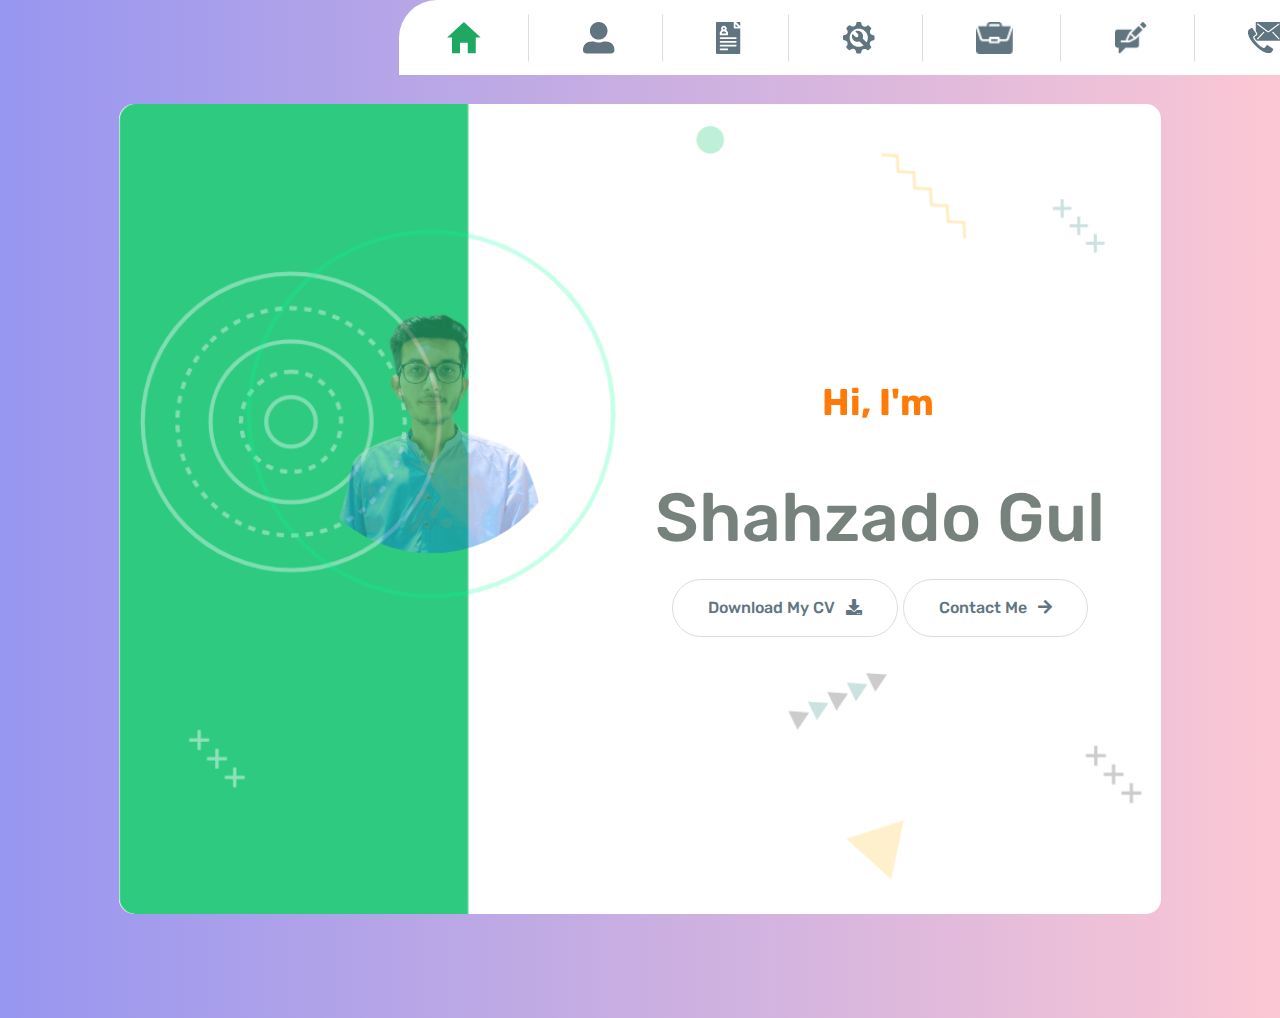
<file: index.html>
<!DOCTYPE html>
<html lang="en">

<head>
    <!-- Basic Page Needs -->
    <meta charset="utf-8">
    <title>Shahzado-Gul</title>
    <meta name="description" content="">
    <meta name="author" content="">
    <meta name="keywords" content="">
    <meta http-equiv="X-UA-Compatible" content="IE=edge">
    <!-- Mobile Specific Meta -->
    <meta name="viewport" content="width=device-width, initial-scale=1, maximum-scale=1">
    <!-- CSS -->
    <link rel="stylesheet" href="css/bootstrap.min.css">
    <link rel="stylesheet" href="css/jquery-ui.css">
    <link rel="stylesheet" href="css/fontawesome-all.min.css">
    <link rel="stylesheet" href="css/slick.css">
    <link rel="stylesheet" href="css/animate.css">
    <link rel="stylesheet" href="css/stellarnav.min.css">
    <link rel="stylesheet" href="css/style.css">
    <link rel="stylesheet" href="css/responsive.css">
    <!-- Favicon -->
    <link rel="shortcut icon" type="image/png" href="img/favicon.ico">
    <!-- GSAP CDN -->
    <script src="https://cdnjs.cloudflare.com/ajax/libs/gsap/3.11.0/gsap.min.js"></script>
    <style>
        /* Add styles for the glowing circle around the image */
        #profile-img-container {
            position: relative;
            top: 100px;
            left: 8vw;
            display: inline-block;
            padding: 10px; /* For spacing around the image */
        }

        #profile-img {
            border-radius: 50%;
            width: 400px;
            height: 400px;
        }

        /* Glowing circle style */
        .glowing-circle {
            position: absolute;
            top: 0;
            left: 0;
            width: 100%;
            height: 100%;
            border-radius: 50%;
            border: 5px solid #00ff99;
            animation: glow 1.5s infinite alternate;
            opacity: 0.6;
        }

        /* Glowing effect */
        @keyframes glow {
            0% {
                transform: scale(1);
                box-shadow: 0 0 15px rgba(0, 255, 153, 0.5);
            }

            100% {
                transform: scale(1.1);
                box-shadow: 0 0 25px rgba(0, 255, 153, 1);
            }
        }
    </style>
</head>

<body>
    <div id="preloader"></div>
    <header>
        <div class="header-container container">
            <div class="stellarnav">
                <ul>
                    <li><a class="active" href="index.html"><img src="img/menu-1.png" alt=""></a></li>
                    <li><a href="about.html"><img src="img/menu-2.png" alt=""></a></li>
                    <li><a href="resume.html"><img src="img/menu-3.png" alt=""></a></li>
                    <li><a href="service.html"><img src="img/menu-4.png" alt=""></a></li>
                    <li><a href="projects.html"><img src="img/menu-5.png" alt=""></a></li>
                    <li><a href="latest-news.html"><img src="img/menu-6.png" alt=""></a></li>
                    <li class="drop-left"><a href="contact-us.html"><img src="img/menu-7.png" alt=""></a></li>
                </ul>
            </div>
        </div>
    </header>
    <div class="hero-content-area">
        <div class="container">
            <div class="hero-content-container border-radius-15">
                <div class="row">
                    <div class="col-lg-6 col-md-6 col-12">
                        <div id="profile-img-container">
                            <!-- Circle Glowing Effect -->
                            <div class="glowing-circle" id="glow-circle"></div>
                            <!-- Profile Image -->
                            <img id="profile-img" src="./img/1724790530058-removebg-preview.png" alt="">
                        </div>
                    </div>
                    <div class="col-lg-6 col-md-6 col-12 d-flex align-items-center">
                        <div class="home-content">
                            <h2 id="intro" class="intro">Hi, I'm</h2>
                            <h1 id="name" class="author-name">Shahzado Gul</h1>
                            <p id="info" class="info">A professional Web Developer</p>
                            <div class="buttons">
                                <a href="#" class="button-1" id="download-cv-btn">Download My CV <span class="icon"><i class="fas fa-download"></i></span></a>
                                <a href="#" class="button-1" id="contact-me-btn">Contact Me <span class="icon"><i class="fas fa-arrow-right"></i></span></a>
                            </div>
                        </div>
                    </div>
                </div>
            </div>
        </div>
    </div>

    <!-- Scripts -->
    <script src="js/jquery-3.3.1.min.js"></script>
    <script src="js/jquery-ui.js"></script>
    <script src="js/slick.min.js"></script>
    <script src="js/jquery.counterup.min.js"></script>
    <script src="js/countdown.js"></script>
    <script src="js/stellarnav.min.js"></script>
    <script src="js/jquery.scrollUp.js"></script>
    <script src="js/jquery.waypoints.min.js"></script>
    <script src="js/popper.min.js"></script>
    <script src="js/bootstrap.min.js"></script>
    <script src="js/theme.js"></script>

    <!-- GSAP Animations for Profile Image, Buttons, and Glowing Circle -->
    <script>
        // Profile image animation: Scale and fade-in
        gsap.from("#profile-img", {
            opacity: 0,
            scale: 0.5,
            duration: 1.5,
            delay: 0.5,
            ease: "power2.out",
        });

        // Glowing Circle Animation
        gsap.from(".glowing-circle", {
            opacity: 0,
            scale: 0.8,
            duration: 1.5,
            delay: 0.5,
            ease: "power2.out",
        });

        // Animate text: Intro, name, and info
        gsap.from("#intro", { opacity: 0, duration: 1, x: -100, ease: "power2.out" });
        gsap.from("#name", { opacity: 0, duration: 1, delay: 0.5, y: 100, ease: "power2.out" });
        gsap.from("#info", { opacity: 0, duration: 1, delay: 1, y: 50, ease: "power2.out" });
    </script>
</body>

</html>
</file>
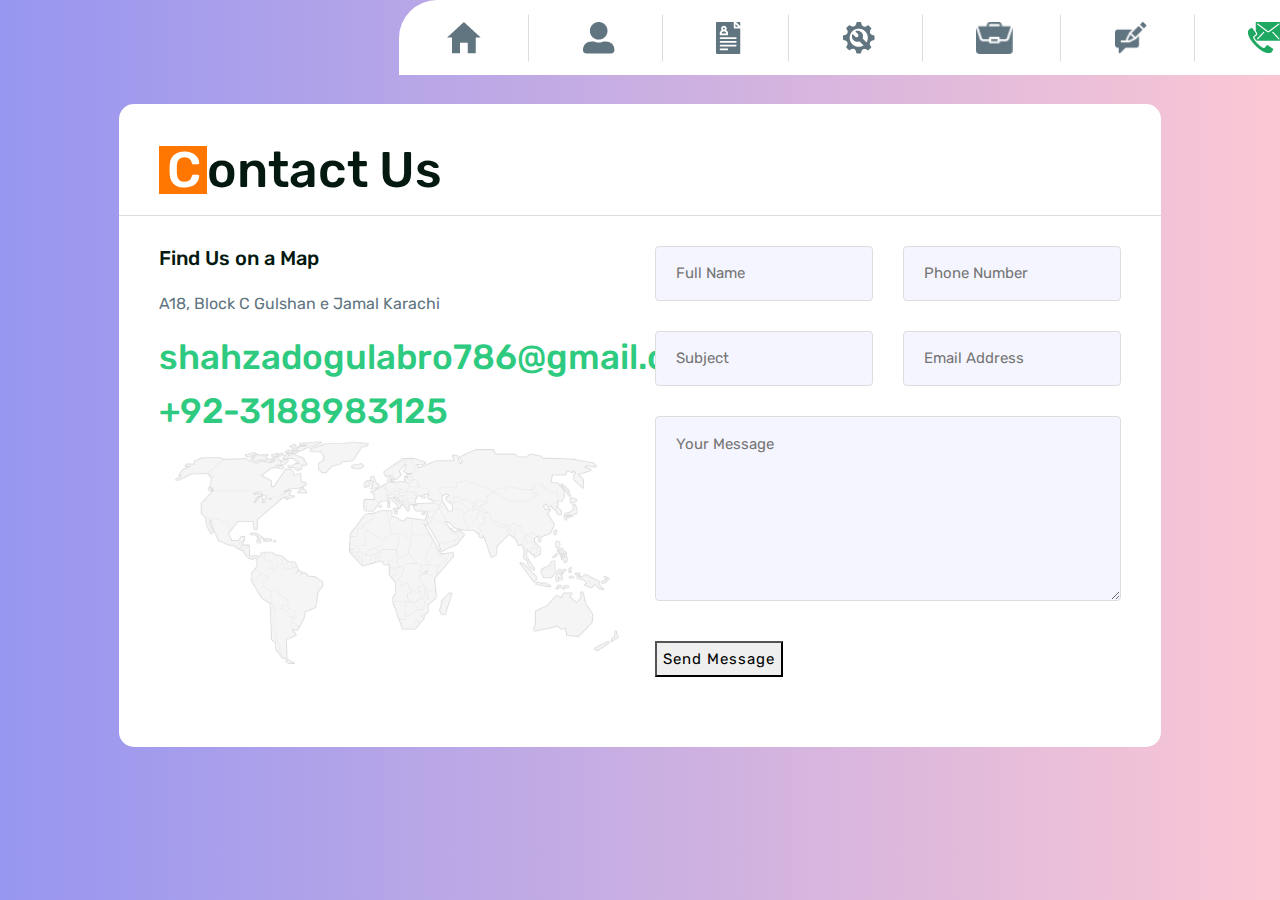
<file: contact-us.html>
<!DOCTYPE html>
<html lang="en">

<!-- Mirrored from bestwpware.com/html/accuratethemes/julia/contact-us.html by HTTrack Website Copier/3.x [XR&CO'2014], Mon, 20 Mar 2023 06:20:06 GMT -->

<head>
    <!--- Basic Page Needs  -->
    <meta charset="utf-8">
    <title>Shahzado-Gul</title>
    <meta name="description" content="">
    <meta name="author" content="">
    <meta name="keywords" content="">
    <meta http-equiv="X-UA-Compatible" content="IE=edge">
    <!-- Mobile Specific Meta  -->
    <meta name="viewport" content="width=device-width, initial-scale=1, maximum-scale=1">
    <!-- CSS -->
    <link rel="stylesheet" href="css/bootstrap.min.css">
    <link rel="stylesheet" href="css/jquery-ui.css">
    <link rel="stylesheet" href="css/fontawesome-all.min.css">
    <link rel="stylesheet" href="css/slick.css">
    <link rel="stylesheet" href="css/animate.css">
    <link rel="stylesheet" href="css/stellarnav.min.css">
    <link rel="stylesheet" href="css/style.css">
    <link rel="stylesheet" href="css/responsive.css">
    <!-- Favicon -->
    <link rel="shortcut icon" type="image/png" href="img/favicon.ico">
    <!-- HTML5 Shim and Respond.js IE8 support of HTML5 elements and media queries -->
    <!-- WARNING: Respond.js doesn't work if you view the page via file:// -->
    <!--[if lt IE 9]>
        <script src="https://oss.maxcdn.com/libs/html5shiv/3.7.0/html5shiv.js"></script>
        <script src="https://oss.maxcdn.com/libs/respond.js/1.4.2/respond.min.js"></script>
        <![endif]-->
</head>

<body>
    <div id="preloader"></div>
    <header>
        <div class="header-container container">
            <div class="stellarnav">
                <ul>
                    <li><a href="index.html"><img src="img/menu-1.png" alt=""></a></li>
                    <li><a href="about.html"><img src="img/menu-2.png" alt=""></a></li>
                    <li><a href="resume.html"><img src="img/menu-3.png" alt=""></a></li>
                    <li><a href="service.html"><img src="img/menu-4.png" alt=""></a></li>
                    <li><a href="projects.html"><img src="img/menu-5.png" alt=""></a></li>
                    <li><a href="latest-news.html"><img src="img/menu-6.png" alt=""></a></li>
                    <li class="drop-left"><a class="active" href="contact-us.html"><img src="img/menu-7.png" alt=""></a>
                    </li>
                </ul>
            </div>
        </div>
    </header>
    <div class="hero-content-area">
        <div class="container">
            <div class="inner-content-container border-radius-15">
                <h2 class="page-header with-border">Contact Us</h2>
                <div class="row">
                    <div class="col-lg-6 col-12">
                        <div class="contact-content">
                            <h4 class="title">Find Us on a Map</h4>
                            <p class="text">A18, Block C Gulshan e Jamal Karachi</p>
                            <h2 class="mail-address"><a href="mailto:info@mymail.com">shahzadogulabro786@gmail.com</a>
                            </h2>
                            <h2 class="phone-number"><a href="tel:+21212345687">+92-3188983125</a></h2>
                            <img src="img/contact/map.png" alt="">
                        </div>
                    </div>
                    <div class="col-lg-6 col-12">
                        <div class="contact-form">
                            <form id="contact-form">
                                <div class="row">
                                    <div class="col-lg-6 col-12">
                                        <div class="contact-input-box">
                                            <input type="text" name="name" placeholder="Full Name" required>
                                        </div>
                                    </div>
                                    <div class="col-lg-6 col-12">
                                        <div class="contact-input-box">
                                            <input type="text" name="phone" placeholder="Phone Number" required>
                                        </div>
                                    </div>
                                    <div class="col-lg-6 col-12">
                                        <div class="contact-input-box">
                                            <input type="text" name="subject" placeholder="Subject" required>
                                        </div>
                                    </div>
                                    <div class="col-lg-6 col-12">
                                        <div class="contact-input-box">
                                            <input type="email" name="email" placeholder="Email Address" required>
                                        </div>
                                    </div>
                                    <div class="col-12">
                                        <div class="contact-input-box">
                                            <textarea name="message" placeholder="Your Message" required></textarea>
                                        </div>
                                    </div>
                                    <div class="col-12">
                                        <div class="contact-input-box">
                                            <button type="submit" class="btn-submit">Send Message</button>
                                        </div>
                                    </div>
                                </div>
                            </form>
                        </div>
                    </div>
                </div>
            </div>
        </div>
    </div>
    <script>
        document.getElementById('contact-form').addEventListener('submit', function (event) {
            event.preventDefault(); // Prevent the default form submission

            // Get form data
            const formData = new FormData(event.target);

            // Convert FormData to a JSON object
            const jsonObject = {};
            formData.forEach((value, key) => {
                jsonObject[key] = value;
            });

            // Send the JSON data via a POST request
            fetch('https://formspree.io/f/mkgobbjp', {
                method: 'POST',
                headers: {
                    'Content-Type': 'application/json', // Set content type to JSON
                },
                body: JSON.stringify(jsonObject), // Convert JSON object to a string
            })
                .then((response) => {
                    if (response.ok) {
                        alert('Message sent successfully!');
                        // Optionally, redirect to a thank-you page
                        window.location.href = 'thank-you.html';
                    } else {
                        alert('Failed to send message. Please try again.');
                    }
                })
                .catch((error) => {
                    console.error('Error:', error);
                    alert('An error occurred. Please try again.');
                });
        });
    </script>
    <!-- Scripts -->
    <script src="js/jquery-3.3.1.min.js"></script>
    <script src="js/jquery-ui.js"></script>
    <script src="js/slick.min.js"></script>
    <script src="js/jquery.counterup.min.js"></script>
    <script src="js/countdown.js"></script>
    <script src="js/stellarnav.min.js"></script>
    <script src="js/jquery.scrollUp.js"></script>
    <script src="js/jquery.waypoints.min.js"></script>
    <script src="js/popper.min.js"></script>
    <script src="js/bootstrap.min.js"></script>
    <script src="js/theme.js"></script>
</body>

<!-- Mirrored from bestwpware.com/html/accuratethemes/julia/contact-us.html by HTTrack Website Copier/3.x [XR&CO'2014], Mon, 20 Mar 2023 06:20:06 GMT -->

</html>
</file>
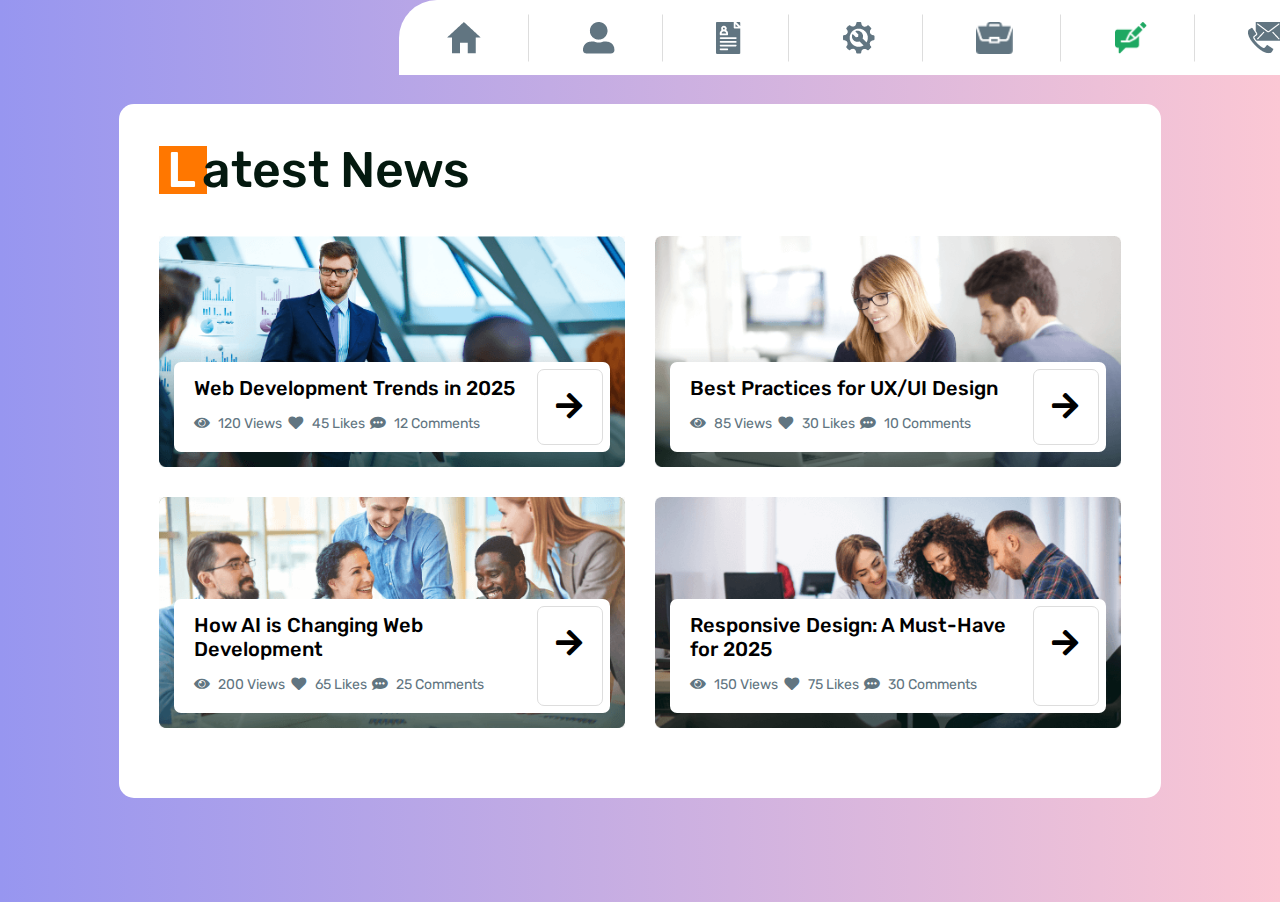
<file: latest-news.html>
<!DOCTYPE html>
<html lang="en">

<!-- Mirrored from bestwpware.com/html/accuratethemes/julia/latest-news.html by HTTrack Website Copier/3.x [XR&CO'2014], Mon, 20 Mar 2023 06:20:04 GMT -->
<head>
    <!--- Basic Page Needs  -->
    <meta charset="utf-8">
    <title>Shahzado-Gul</title>
    <meta name="description" content="">
    <meta name="author" content="">
    <meta name="keywords" content="">
    <meta http-equiv="X-UA-Compatible" content="IE=edge">
    <!-- Mobile Specific Meta  -->
    <meta name="viewport" content="width=device-width, initial-scale=1, maximum-scale=1">
    <!-- CSS -->
    <link rel="stylesheet" href="css/bootstrap.min.css">
    <link rel="stylesheet" href="css/jquery-ui.css">
    <link rel="stylesheet" href="css/fontawesome-all.min.css">
    <link rel="stylesheet" href="css/slick.css">
    <link rel="stylesheet" href="css/animate.css">
    <link rel="stylesheet" href="css/stellarnav.min.css">
    <link rel="stylesheet" href="css/style.css">
    <link rel="stylesheet" href="css/responsive.css">
    <!-- Favicon -->
    <link rel="shortcut icon" type="image/png" href="img/favicon.ico">
</head>

<body>
    <div id="preloader"></div>
    <header>
        <div class="header-container container">
            <div class="stellarnav">
                <ul>
                    <li><a href="index.html"><img src="img/menu-1.png" alt=""></a></li>
                    <li><a href="about.html"><img src="img/menu-2.png" alt=""></a></li>
                    <li><a href="resume.html"><img src="img/menu-3.png" alt=""></a></li>
                    <li><a href="service.html"><img src="img/menu-4.png" alt=""></a></li>
                    <li><a href="projects.html"><img src="img/menu-5.png" alt=""></a></li>
                    <li><a class="active" href="latest-news.html"><img src="img/menu-6.png" alt=""></a></li>
                    <li class="drop-left"><a href="contact-us.html"><img src="img/menu-7.png" alt=""></a></li>
                </ul>
            </div>
        </div>
    </header>
    <div class="hero-content-area">
        <div class="container">
            <div class="inner-content-container border-radius-15">
                <h2 class="page-header">Latest News</h2>
                <div class="row">
                    <!-- Blog 1 -->
                    <div class="col-lg-6 col-12">
                        <div class="single-news">
                            <a href="#"><img src="img/news/news-1.png" alt=""></a>
                            <div class="content">
                                <h4 class="title"><a href="#">Web Development Trends in 2025</a></h4>
                                <ul class="meta">
                                    <li><span class="icon"><i class="fas fa-eye"></i></span> 120 Views</li>
                                    <li><span class="icon"><i class="fas fa-heart"></i></span> 45 Likes</li>
                                    <li><span class="icon"><i class="fas fa-comment-alt"></i></span> 12 Comments</li>
                                </ul>
                                <a href="#" class="link"><i class="fas fa-arrow-right"></i></a>
                            </div>
                        </div>
                    </div>
                    
                    <!-- Blog 2 -->
                    <div class="col-lg-6 col-12">
                        <div class="single-news">
                            <a href="#"><img src="img/news/news-2.png" alt=""></a>
                            <div class="content">
                                <h4 class="title"><a href="#">Best Practices for UX/UI Design</a></h4>
                                <ul class="meta">
                                    <li><span class="icon"><i class="fas fa-eye"></i></span> 85 Views</li>
                                    <li><span class="icon"><i class="fas fa-heart"></i></span> 30 Likes</li>
                                    <li><span class="icon"><i class="fas fa-comment-alt"></i></span> 10 Comments</li>
                                </ul>
                                <a href="#" class="link"><i class="fas fa-arrow-right"></i></a>
                            </div>
                        </div>
                    </div>

                    <!-- Blog 3 -->
                    <div class="col-lg-6 col-12">
                        <div class="single-news">
                            <a href="#"><img src="img/news/news-3.png" alt=""></a>
                            <div class="content">
                                <h4 class="title"><a href="#">How AI is Changing Web Development</a></h4>
                                <ul class="meta">
                                    <li><span class="icon"><i class="fas fa-eye"></i></span> 200 Views</li>
                                    <li><span class="icon"><i class="fas fa-heart"></i></span> 65 Likes</li>
                                    <li><span class="icon"><i class="fas fa-comment-alt"></i></span> 25 Comments</li>
                                </ul>
                                <a href="#" class="link"><i class="fas fa-arrow-right"></i></a>
                            </div>
                        </div>
                    </div>

                    <!-- Blog 4 -->
                    <div class="col-lg-6 col-12">
                        <div class="single-news">
                            <a href="#"><img src="img/news/news-4.png" alt=""></a>
                            <div class="content">
                                <h4 class="title"><a href="#">Responsive Design: A Must-Have for 2025</a></h4>
                                <ul class="meta">
                                    <li><span class="icon"><i class="fas fa-eye"></i></span> 150 Views</li>
                                    <li><span class="icon"><i class="fas fa-heart"></i></span> 75 Likes</li>
                                    <li><span class="icon"><i class="fas fa-comment-alt"></i></span> 30 Comments</li>
                                </ul>
                                <a href="#" class="link"><i class="fas fa-arrow-right"></i></a>
                            </div>
                        </div>
                    </div>

              
                    
                </div>
            </div>
        </div>
    </div>
    <!-- Scripts -->
    <script src="js/jquery-3.3.1.min.js"></script>
    <script src="js/jquery-ui.js"></script>
    <script src="js/slick.min.js"></script>
    <script src="js/jquery.counterup.min.js"></script>
    <script src="js/countdown.js"></script>
    <script src="js/stellarnav.min.js"></script>
    <script src="js/jquery.scrollUp.js"></script>
    <script src="js/jquery.waypoints.min.js"></script>
    <script src="js/popper.min.js"></script>
    <script src="js/bootstrap.min.js"></script>
    <script src="js/theme.js"></script>
</body>

<!-- Mirrored from bestwpware.com/html/accuratethemes/julia/latest-news.html by HTTrack Website Copier/3.x [XR&CO'2014], Mon, 20 Mar 2023 06:20:06 GMT -->
</html>
</file>
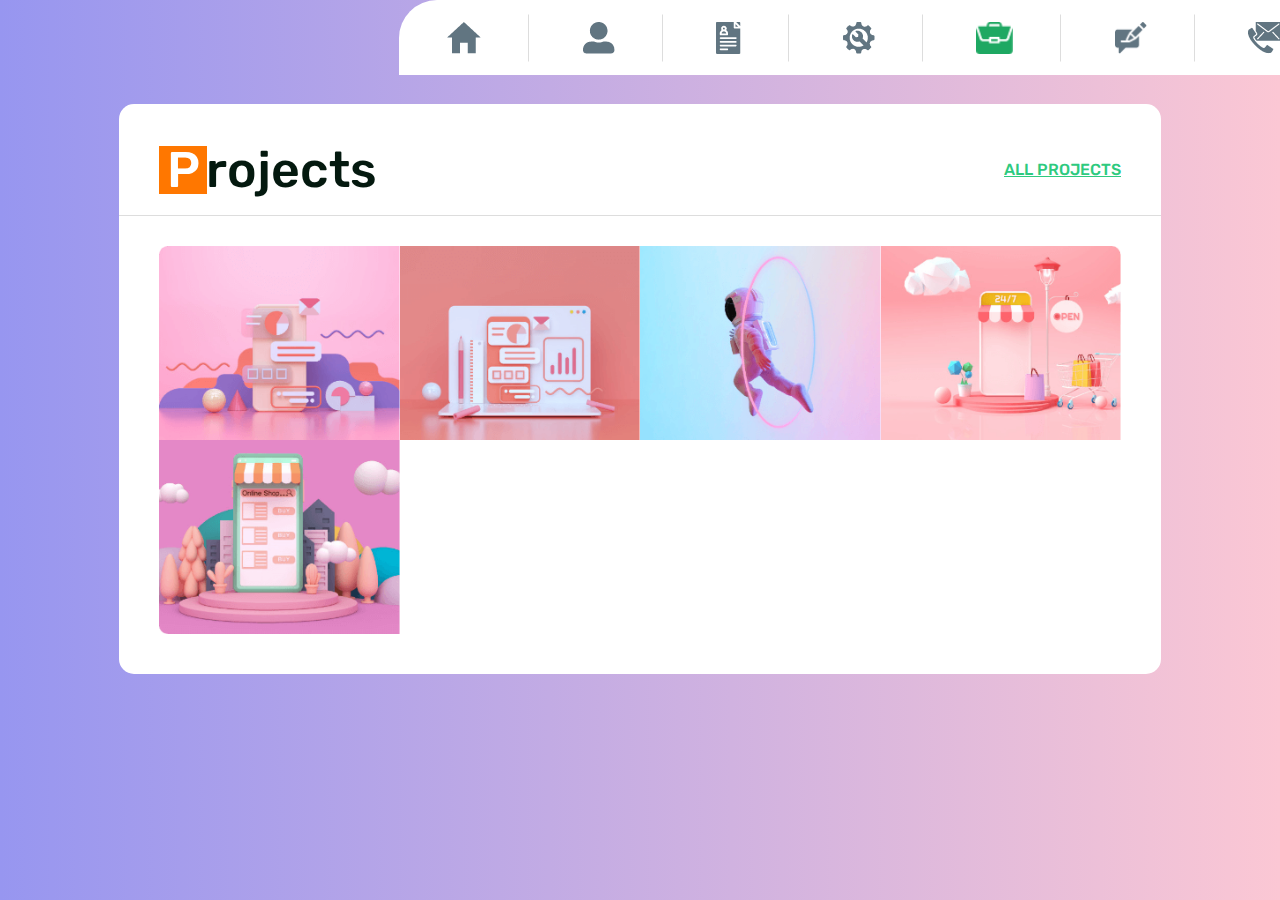
<file: projects.html>
<!DOCTYPE html>
<html lang="en">
<!-- Mirrored from bestwpware.com/html/accuratethemes/julia/projects.html by HTTrack Website Copier/3.x [XR&CO'2014], Mon, 20 Mar 2023 06:20:02 GMT -->

<head>
    <!-- Basic Page Needs -->
    <meta charset="utf-8">
    <title>Shahzado-Gul</title>
    <meta name="description" content="">
    <meta name="author" content="">
    <meta name="keywords" content="">
    <meta http-equiv="X-UA-Compatible" content="IE=edge">
    <!-- Mobile Specific Meta -->
    <meta name="viewport" content="width=device-width, initial-scale=1, maximum-scale=1">
    <!-- CSS -->
    <link rel="stylesheet" href="css/bootstrap.min.css">
    <link rel="stylesheet" href="css/jquery-ui.css">
    <link rel="stylesheet" href="css/fontawesome-all.min.css">
    <link rel="stylesheet" href="css/slick.css">
    <link rel="stylesheet" href="css/animate.css">
    <link rel="stylesheet" href="css/stellarnav.min.css">
    <link rel="stylesheet" href="css/style.css">
    <link rel="stylesheet" href="css/responsive.css">
    <!-- Favicon -->
    <link rel="shortcut icon" type="image/png" href="img/favicon.ico">
</head>

<body>
    <div id="preloader"></div>
    <header>
        <div class="header-container container">
            <div class="stellarnav">
                <ul>
                    <li><a href="index.html"><img src="img/menu-1.png" alt=""></a></li>
                    <li><a href="about.html"><img src="img/menu-2.png" alt=""></a></li>
                    <li><a href="resume.html"><img src="img/menu-3.png" alt=""></a></li>
                    <li><a href="service.html"><img src="img/menu-4.png" alt=""></a></li>
                    <li><a class="active" href="projects.html"><img src="img/menu-5.png" alt=""></a></li>
                    <li><a href="latest-news.html"><img src="img/menu-6.png" alt=""></a></li>
                    <li class="drop-left"><a href="contact-us.html"><img src="img/menu-7.png" alt=""></a></li>
                </ul>
            </div>
        </div>
    </header>

    <div class="hero-content-area">
        <div class="container">
            <div class="inner-content-container border-radius-15">
                <h2 class="page-header with-border">Projects</h2>
                <div class="projects">
                    <div class="nav" id="nav-tab" role="tablist">
                        <a class="nav-item active" id="nav-all-tab" data-toggle="tab" href="#nav-all" role="tab"
                            aria-controls="nav-all" aria-selected="true">All Projects</a>
                    </div>

                    <div class="tab-content" id="nav-tabContent">
                        <!-- All Projects Tab -->
                        <div class="tab-pane fade show active" id="nav-all" role="tabpanel"
                            aria-labelledby="nav-all-tab">
                            <div class="all-project">
                                <!-- Project 1: Olúwakáyòdé – Nigeria’s Largest Online Mall -->
                                <div class="single-project">

                                    <img src="img/project/project-1.png"
                                        alt="Olúwakáyòdé – Nigeria’s Largest Online Mall">

                                    <div class="content">
                                        <a href="https://kay-react-ecommerce.netlify.app/" target="_blank">
                                            <h4 class="title">Olúwakáyòdé – Nigeria’s Largest Online Mall</h4>
                                        </a>
                                        <p class="when">Completed on 22 July</p>
                                    </div>
                                </div>

                                <!-- Project 2: Portfolio Website -->
                                <div class="single-project">

                                    <img src="img/project/project-2.png" alt="Portfolio Website">

                                    <div class="content">
                                        <a href="https://lollykrown.netlify.app/" target="_blank">
                                            <h4 class="title">Portfolio Website</h4>
                                        </a>
                                        <p class="when">Completed on 22 July</p>
                                    </div>
                                </div>

                                <!-- Project 3: Covid-19 Tracker -->
                                <div class="single-project">

                                    <img src="img/project/project-3.png" alt="Covid-19 Tracker">

                                    <div class="content">
                                        <a href="https://kovid-app.netlify.app/" target="_blank">
                                            <h4 class="title">Covid-19 Tracker</h4>
                                        </a>
                                        <p class="when">Completed on 22 July</p>
                                    </div>
                                </div>

                                <!-- Project 4: Oluwakayode -->
                                <div class="single-project">

                                    <img src="img/project/project-4.png" alt="Oluwakayode">

                                    <div class="content">
                                        <a href="https://oluwakayode.netlify.app/" target="_blank">
                                            <h4 class="title">Oluwakayode</h4>
                                        </a>
                                        <p class="when">Completed on 22 July</p>
                                    </div>
                                </div>

                                <!-- Project 5: Union Care Consult -->
                                <div class="single-project">

                                    <img src="img/project/project-5.png" alt="Union Care Consult">

                                    <div class="content">
                                        <a href="https://unioncareconsult.com/" target="_blank">
                                            <h4 class="title">Union Care Consult</h4>
                                        </a>
                                        <p class="when">Completed on 22 July</p>
                                    </div>
                                </div>
                            </div>
                        </div>
                    </div>
                </div>
            </div>
        </div>
    </div>

    <!-- Scripts -->
    <script src="js/jquery-3.3.1.min.js"></script>
    <script src="js/jquery-ui.js"></script>
    <script src="js/slick.min.js"></script>
    <script src="js/jquery.counterup.min.js"></script>
    <script src="js/countdown.js"></script>
    <script src="js/stellarnav.min.js"></script>
    <script src="js/jquery.scrollUp.js"></script>
    <script src="js/jquery.waypoints.min.js"></script>
    <script src="js/popper.min.js"></script>
    <script src="js/bootstrap.min.js"></script>
    <script src="js/theme.js"></script>
</body>

<!-- Mirrored from bestwpware.com/html/accuratethemes/julia/projects.html by HTTrack Website Copier/3.x [XR&CO'2014], Mon, 20 Mar 2023 06:20:04 GMT -->

</html>
</file>
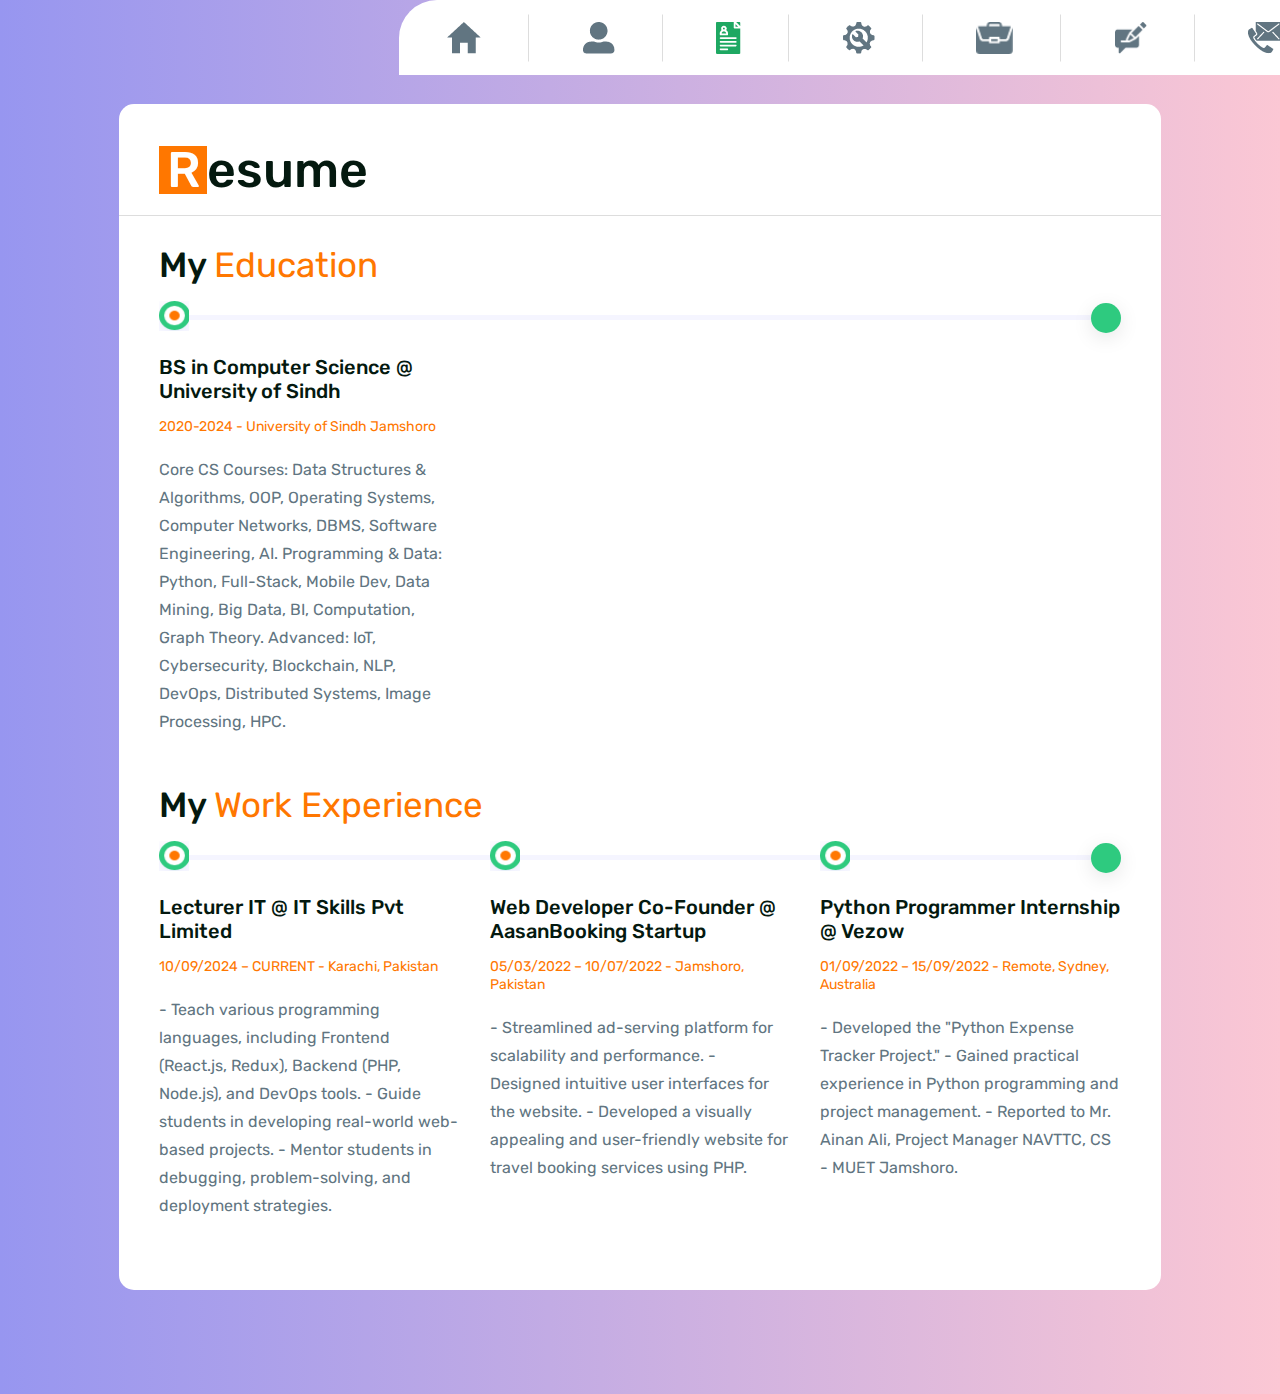
<file: resume.html>
<!DOCTYPE html>
<html lang="en">

<!-- Mirrored from bestwpware.com/html/accuratethemes/julia/resume.html by HTTrack Website Copier/3.x [XR&CO'2014], Mon, 20 Mar 2023 06:20:00 GMT -->
<head>
    <!--- Basic Page Needs  -->
    <meta charset="utf-8">
    <title>Shahzado-Gul</title>
    <meta name="description" content="">
    <meta name="author" content="">
    <meta name="keywords" content="">
    <meta http-equiv="X-UA-Compatible" content="IE=edge">
    <!-- Mobile Specific Meta  -->
    <meta name="viewport" content="width=device-width, initial-scale=1, maximum-scale=1">
    <!-- CSS -->
    <link rel="stylesheet" href="css/bootstrap.min.css">
    <link rel="stylesheet" href="css/jquery-ui.css">
    <link rel="stylesheet" href="css/fontawesome-all.min.css">
    <link rel="stylesheet" href="css/slick.css">
    <link rel="stylesheet" href="css/animate.css">
    <link rel="stylesheet" href="css/stellarnav.min.css">
    <link rel="stylesheet" href="css/style.css">
    <link rel="stylesheet" href="css/responsive.css">
    <!-- Favicon -->
    <link rel="shortcut icon" type="image/png" href="img/favicon.ico">
</head>

<body>
    <div id="preloader"></div>
    <header>
        <div class="header-container container">
            <div class="stellarnav">
                <ul>
                    <li><a href="index.html"><img src="img/menu-1.png" alt=""></a></li>
                    <li><a href="about.html"><img src="img/menu-2.png" alt=""></a></li>
                    <li><a class="active" href="resume.html"><img src="img/menu-3.png" alt=""></a></li>
                    <li><a href="service.html"><img src="img/menu-4.png" alt=""></a></li>
                    <li><a href="projects.html"><img src="img/menu-5.png" alt=""></a></li>
                    <li><a href="latest-news.html"><img src="img/menu-6.png" alt=""></a></li>
                    <li class="drop-left"><a href="contact-us.html"><img src="img/menu-7.png" alt=""></a></li>
                </ul>
            </div>
        </div>
    </header>
    <div class="hero-content-area">
        <div class="container">
            <div class="inner-content-container border-radius-15">
                <h2 class="page-header with-border">Resume</h2>
                
                <!-- Education Section -->
                <div class="my-education">
                    <h2 class="setion-title">My <span>Education</span></h2>
                    <div class="resume-bar"></div>
                    <div class="row">
                        <div class="col-lg-4 col-md-6 col-12">
                            <div class="resume-info-single">
                                <h4 class="title">BS in Computer Science @ University of Sindh</h4>
                                <h6 class="duration">2020-2024 - University of Sindh Jamshoro</h6>
                                <p class="text">
                                    Core CS Courses: Data Structures & Algorithms, OOP, Operating Systems, Computer Networks, DBMS, Software Engineering, AI. 
                                    Programming & Data: Python, Full-Stack, Mobile Dev, Data Mining, Big Data, BI, Computation, Graph Theory.
                                    Advanced: IoT, Cybersecurity, Blockchain, NLP, DevOps, Distributed Systems, Image Processing, HPC.
                                </p>
                            </div>
                        </div>
                    </div>
                </div>

                <!-- Work Experience Section -->
                <div class="my-work">
                    <h2 class="setion-title">My <span>Work Experience</span></h2>
                    <div class="resume-bar"></div>
                    <div class="row">
                        <div class="col-lg-4 col-md-6 col-12">
                            <div class="resume-info-single">
                                <h4 class="title">Lecturer IT @ IT Skills Pvt Limited</h4>
                                <h6 class="duration">10/09/2024 – CURRENT - Karachi, Pakistan</h6>
                                <p class="text">
                                    - Teach various programming languages, including Frontend (React.js, Redux), Backend (PHP, Node.js), and DevOps tools.
                                    - Guide students in developing real-world web-based projects.
                                    - Mentor students in debugging, problem-solving, and deployment strategies.
                                </p>
                            </div>
                        </div>

                        <div class="col-lg-4 col-md-6 col-12">
                            <div class="resume-info-single">
                                <h4 class="title">Web Developer Co-Founder @ AasanBooking Startup</h4>
                                <h6 class="duration">05/03/2022 – 10/07/2022 - Jamshoro, Pakistan</h6>
                                <p class="text">
                                    - Streamlined ad-serving platform for scalability and performance.
                                    - Designed intuitive user interfaces for the website.
                                    - Developed a visually appealing and user-friendly website for travel booking services using PHP.
                                </p>
                            </div>
                        </div>

                        <div class="col-lg-4 col-md-6 col-12">
                            <div class="resume-info-single">
                                <h4 class="title">Python Programmer Internship @ Vezow</h4>
                                <h6 class="duration">01/09/2022 – 15/09/2022 - Remote, Sydney, Australia</h6>
                                <p class="text">
                                    - Developed the "Python Expense Tracker Project."
                                    - Gained practical experience in Python programming and project management.
                                    - Reported to Mr. Ainan Ali, Project Manager NAVTTC, CS - MUET Jamshoro.
                                </p>
                            </div>
                        </div>
                    </div>
                </div>
                
            </div>
        </div>
    </div>

    <!-- Scripts -->
    <script src="js/jquery-3.3.1.min.js"></script>
    <script src="js/jquery-ui.js"></script>
    <script src="js/slick.min.js"></script>
    <script src="js/jquery.counterup.min.js"></script>
    <script src="js/countdown.js"></script>
    <script src="js/stellarnav.min.js"></script>
    <script src="js/jquery.scrollUp.js"></script>
    <script src="js/jquery.waypoints.min.js"></script>
    <script src="js/popper.min.js"></script>
    <script src="js/bootstrap.min.js"></script>
    <script src="js/theme.js"></script>
</body>

<!-- Mirrored from bestwpware.com/html/accuratethemes/julia/resume.html by HTTrack Website Copier/3.x [XR&CO'2014], Mon, 20 Mar 2023 06:20:00 GMT -->
</html>
</file>
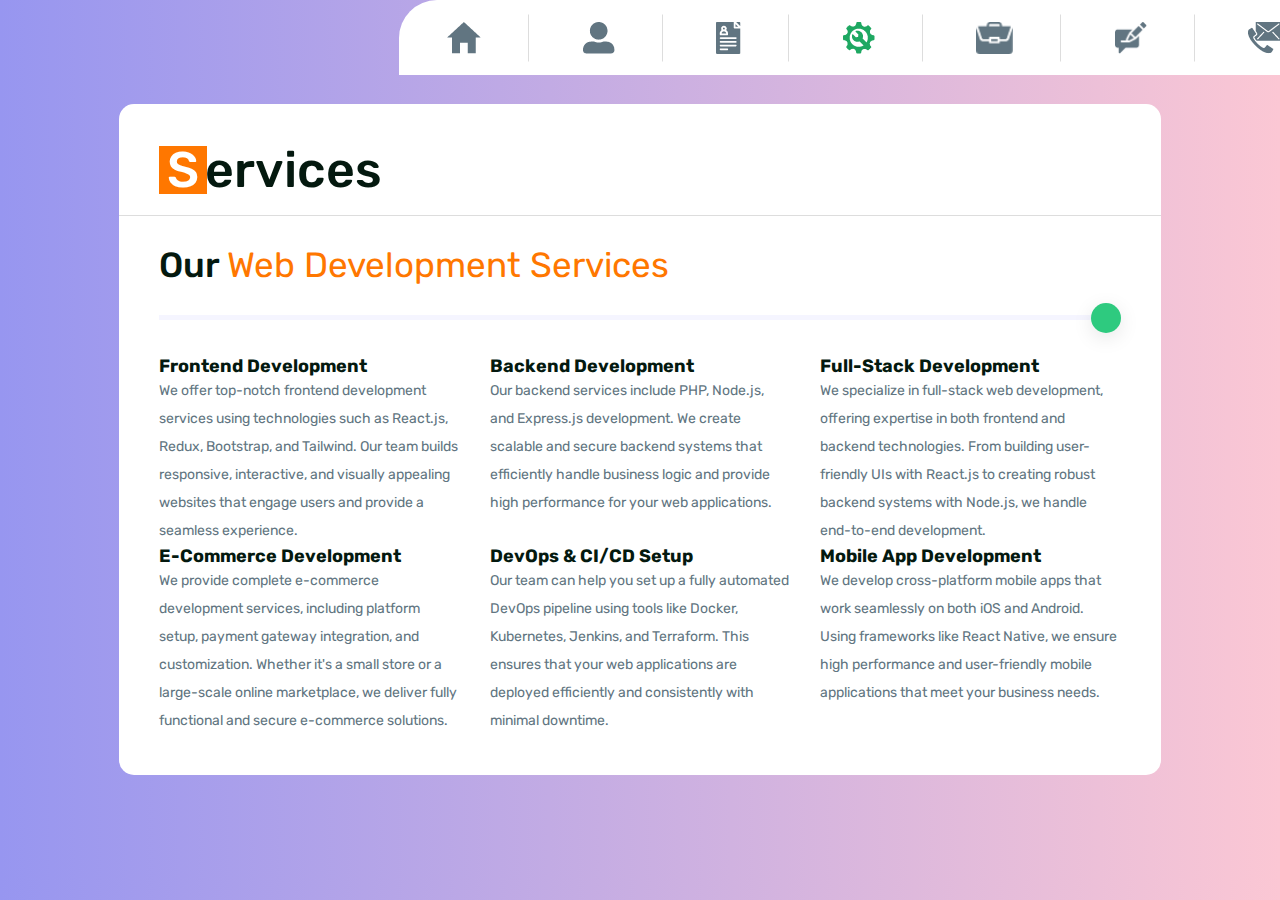
<file: service.html>
<!DOCTYPE html>
<html lang="en">

<!-- Mirrored from bestwpware.com/html/accuratethemes/julia/services.html by HTTrack Website Copier/3.x [XR&CO'2014], Mon, 20 Mar 2023 06:20:02 GMT -->
<head>
    <!--- Basic Page Needs  -->
    <meta charset="utf-8">
    <title>Shahzado-Gul</title>
    <meta name="description" content="Web Development Services">
    <meta name="author" content="">
    <meta name="keywords" content="">
    <meta http-equiv="X-UA-Compatible" content="IE=edge">
    <!-- Mobile Specific Meta  -->
    <meta name="viewport" content="width=device-width, initial-scale=1, maximum-scale=1">
    <!-- CSS -->
    <link rel="stylesheet" href="css/bootstrap.min.css">
    <link rel="stylesheet" href="css/jquery-ui.css">
    <link rel="stylesheet" href="css/fontawesome-all.min.css">
    <link rel="stylesheet" href="css/slick.css">
    <link rel="stylesheet" href="css/animate.css">
    <link rel="stylesheet" href="css/stellarnav.min.css">
    <link rel="stylesheet" href="css/style.css">
    <link rel="stylesheet" href="css/responsive.css">
    <!-- Favicon -->
    <link rel="shortcut icon" type="image/png" href="img/favicon.ico">
</head>

<body>
    <div id="preloader"></div>
    <header>
        <div class="header-container container">
            <div class="stellarnav">
                <ul>
                    <li><a href="index.html"><img src="img/menu-1.png" alt=""></a></li>
                    <li><a href="about.html"><img src="img/menu-2.png" alt=""></a></li>
                    <li><a href="resume.html"><img src="img/menu-3.png" alt=""></a></li>
                    <li><a class="active" href="service.html"><img src="img/menu-4.png" alt=""></a></li>
                    <li><a href="projects.html"><img src="img/menu-5.png" alt=""></a></li>
                    <li><a href="latest-news.html"><img src="img/menu-6.png" alt=""></a></li>
                    <li class="drop-left"><a href="contact-us.html"><img src="img/menu-7.png" alt=""></a></li>
                </ul>
            </div>
        </div>
    </header>
    
    <div class="hero-content-area">
        <div class="container">
            <div class="inner-content-container border-radius-15">
                <h2 class="page-header with-border">Services</h2>
                
                <div class="my-services">
                    <h2 class="setion-title">Our <span>Web Development Services</span></h2>
                    <div class="resume-bar"></div>
                    <div class="row">
                        
                        <!-- Service 1: Frontend Development -->
                        <div class="col-lg-4 col-md-6 col-12">
                            <div class="service-info-single">
                                <h4 class="title">Frontend Development</h4>
                                <p class="text">
                                    We offer top-notch frontend development services using technologies such as React.js, Redux, Bootstrap, and Tailwind. 
                                    Our team builds responsive, interactive, and visually appealing websites that engage users and provide a seamless experience.
                                </p>
                            </div>
                        </div>

                        <!-- Service 2: Backend Development -->
                        <div class="col-lg-4 col-md-6 col-12">
                            <div class="service-info-single">
                                <h4 class="title">Backend Development</h4>
                                <p class="text">
                                    Our backend services include PHP, Node.js, and Express.js development. 
                                    We create scalable and secure backend systems that efficiently handle business logic and provide high performance for your web applications.
                                </p>
                            </div>
                        </div>

                        <!-- Service 3: Full-Stack Development -->
                        <div class="col-lg-4 col-md-6 col-12">
                            <div class="service-info-single">
                                <h4 class="title">Full-Stack Development</h4>
                                <p class="text">
                                    We specialize in full-stack web development, offering expertise in both frontend and backend technologies. From building user-friendly UIs with React.js to creating robust backend systems with Node.js, we handle end-to-end development.
                                </p>
                            </div>
                        </div>

                        <!-- Service 4: E-Commerce Development -->
                        <div class="col-lg-4 col-md-6 col-12">
                            <div class="service-info-single">
                                <h4 class="title">E-Commerce Development</h4>
                                <p class="text">
                                    We provide complete e-commerce development services, including platform setup, payment gateway integration, and customization. Whether it's a small store or a large-scale online marketplace, we deliver fully functional and secure e-commerce solutions.
                                </p>
                            </div>
                        </div>

                        <!-- Service 5: DevOps & CI/CD Setup -->
                        <div class="col-lg-4 col-md-6 col-12">
                            <div class="service-info-single">
                                <h4 class="title">DevOps & CI/CD Setup</h4>
                                <p class="text">
                                    Our team can help you set up a fully automated DevOps pipeline using tools like Docker, Kubernetes, Jenkins, and Terraform. 
                                    This ensures that your web applications are deployed efficiently and consistently with minimal downtime.
                                </p>
                            </div>
                        </div>

                        <!-- Service 6: Mobile App Development -->
                        <div class="col-lg-4 col-md-6 col-12">
                            <div class="service-info-single">
                                <h4 class="title">Mobile App Development</h4>
                                <p class="text">
                                    We develop cross-platform mobile apps that work seamlessly on both iOS and Android. Using frameworks like React Native, 
                                    we ensure high performance and user-friendly mobile applications that meet your business needs.
                                </p>
                            </div>
                        </div>
                    </div>
                </div>
                
            </div>
        </div>
    </div>

    <!-- Scripts -->
    <script src="js/jquery-3.3.1.min.js"></script>
    <script src="js/jquery-ui.js"></script>
    <script src="js/slick.min.js"></script>
    <script src="js/jquery.counterup.min.js"></script>
    <script src="js/countdown.js"></script>
    <script src="js/stellarnav.min.js"></script>
    <script src="js/jquery.scrollUp.js"></script>
    <script src="js/jquery.waypoints.min.js"></script>
    <script src="js/popper.min.js"></script>
    <script src="js/bootstrap.min.js"></script>
    <script src="js/theme.js"></script>
</body>

<!-- Mirrored from bestwpware.com/html/accuratethemes/julia/services.html by HTTrack Website Copier/3.x [XR&CO'2014], Mon, 20 Mar 2023 06:20:02 GMT -->
</html>
</file>
<file: css/style.css>
@charset "UTF-8";
@import url("https://fonts.googleapis.com/css2?family=Rubik:wght@400;500;600;700&amp;display=swap");
.clear {
  clear: both;
}
/* Ensure that the header is fixed to the top */
header {
  position: fixed; /* Fix the navbar at the top */
  top: 0; /* Align it to the top */
  width: 100%; /* Ensure the navbar takes the full width */
  z-index: 1000; /* Ensure the navbar stays on top of other content */
  margin-top: 0; /* Ensure there's no margin at the top */
}

::-moz-selection {
  background: #2ECA7F;
  color: #ffffff;
  text-shadow: none;
}

::selection {
  background: #2ECA7F;
  color: #ffffff;
  text-shadow: none;
}

.m-0 {
  margin: 0 !important;
}

.p-0 {
  padding: 0 !important;
}

div#preloader {
  background: #000 url("../img/loader.gif") no-repeat scroll center center;
  height: 100%;
  left: 0;
  overflow: visible;
  position: fixed;
  top: 0;
  width: 100%;
  z-index: 99999;
}

header.navbar-fixed-top {
  -webkit-animation-duration: 0.8s;
          animation-duration: 0.8s;
  -webkit-animation-name: fadeInDown;
          animation-name: fadeInDown;
  -webkit-animation-timing-function: ease-in-out;
          animation-timing-function: ease-in-out;
  -webkit-box-shadow: 0 4px 12px -4px rgba(0, 0, 0, 0.75);
          box-shadow: 0 4px 12px -4px rgba(0, 0, 0, 0.75);
  left: 0;
  padding-top: 20px;
  position: fixed;
  right: 0;
  top: 0;
  width: 100%;
  z-index: 999;
}

.mb-50 {
  margin-bottom: 50px;
}

.mb-40 {
  margin-bottom: 40px;
}

.mb-35 {
  margin-bottom: 35px;
}

.mb-30 {
  margin-bottom: 30px;
}

.mt-30 {
  margin-top: 30px;
}

.mt-80 {
  margin-top: 80px;
}

.mt-80 {
  margin-top: 80px;
}

.mt-55 {
  margin-top: 55px;
}

.mt-108 {
  margin-top: 108px;
}

.text-left {
  text-align: left;
}

.text-center {
  text-align: center;
}

.text-right {
  text-align: right;
}

*,
*:before,
*:after {
  -webkit-box-sizing: border-box;
  box-sizing: border-box;
}

*:focus {
  outline: 0;
}

html {
  font-size: 62.5%;
  -webkit-font-smoothing: antialiased;
}

body {
  background: #ffffff;
  font-weight: normal;
  font-size: 15px;
  letter-spacing: 1.5px;
  color: #888;
  line-height: 30px;
  -webkit-font-smoothing: antialiased;
  /* Fix for webkit rendering */
  -webkit-text-size-adjust: 100%;
  padding: 104px;
  background: -webkit-gradient(linear, left top, right top, from(#9796f0), to(#fbc7d4));
  background: linear-gradient(90deg, #9796f0 0%, #fbc7d4 100%);
}

img {
  max-width: 100%;
  height: auto;
}

button,
input,
textarea {
  letter-spacing: 1px;
}

/* 
Table Of Contents
=========================
- Default Typography
- Custom Typography
=========================
*/
/* 
--------------------------
- Default Typography
--------------------------
*/
body {
  font-family: "Rubik", sans-serif;
}

h1,
h2,
h3,
h4,
h5,
h6 {
  margin: 0;
  font-family: "Rubik", sans-serif;
  font-weight: 700;
  color: #04190F;
  letter-spacing: 0;
}

h1 a,
h2 a,
h3 a,
h4 a,
h5 a,
h6 a {
  font-weight: inherit;
  font-family: "Rubik", sans-serif;
}

h1 {
  font-size: 36px;
  line-height: 40px;
  letter-spacing: 0;
  margin-bottom: 0px;
}

h2 {
  font-size: 22px;
  line-height: 26px;
  margin-bottom: 0px;
}

h3 {
  font-size: 20px;
  line-height: 24px;
  margin-bottom: 0px;
}

h4 {
  font-size: 18px;
  line-height: 22px;
}

h5 {
  font-size: 16px;
  line-height: 20px;
}

h6 {
  font-size: 14px;
  line-height: 18px;
}

p {
  color: #617581;
  font-family: "Rubik", sans-serif;
  font-size: 14px;
  font-weight: normal;
  letter-spacing: 0;
  line-height: 28px;
  margin: 0;
}

p img {
  margin: 0;
}

span {
  font-family: "Rubik", sans-serif;
}

/* em and strong */
em {
  font: 15px/30px;
}

strong,
b {
  font: 15px/30px;
}

small {
  font-size: 11px;
  line-height: inherit;
}

/*  blockquotes */
blockquote {
  border-left: 0 none;
  font-family: "Rubik", sans-serif;
  margin: 10px 0;
  padding-left: 40px;
  position: relative;
}

blockquote::before {
  color: #4e5665;
  content: "";
  font-family: "Font Awesome 5 Free";
  font-weight: 900;
  font-size: 36px;
  left: 20px;
  line-height: 0;
  margin: 0;
  opacity: 0.5;
  position: absolute;
  top: 20px;
}

blockquote p {
  font-style: italic;
  padding: 0;
  font-size: 18px;
  line-height: 36px;
}

blockquote cite {
  display: block;
  font-size: 12px;
  font-style: normal;
  line-height: 18px;
}

blockquote cite:before {
  content: "\2014 \0020";
}

blockquote cite a,
blockquote cite a:visited {
  color: #8B9798;
  border: none;
}

/* abbreviations */
abbr {
  color: #444;
  font-weight: 700;
  font-variant: small-caps;
  text-transform: lowercase;
  letter-spacing: .6px;
}

abbr:hover {
  cursor: help;
}

/* links */
a,
a:visited {
  text-decoration: none;
  font-family: "Rubik", sans-serif;
  font-weight: normal;
  font-size: 12px;
  color: #000000;
  transition: 0.3s;
  -webkit-transition: 0.3s;
  -moz-transition: 0.3s;
  -o-transition: 0.3s;
  outline: 0;
}

a:hover,
a:active {
  color: #2ECA7F;
  text-decoration: none;
  outline: 0;
}

a:focus {
  text-decoration: none;
  outline: 0;
}

p a,
p a:visited {
  line-height: inherit;
  outline: 0;
}

a.active-page {
  color: #e6ae48;
}

/* list */
ul,
ol {
  margin-bottom: 0px;
  margin-top: 0px;
}

ul {
  margin: 0;
}

ol {
  list-style: decimal;
}

ol,
ul.square,
ul.circle,
ul.disc {
  margin-left: 0px;
}

ul.square {
  list-style: square outside;
}

ul.circle {
  list-style: circle outside;
}

ul.disc {
  list-style: disc outside;
}

ul ul,
ul ol,
ol ol,
ol ul {
  margin: 0;
}

ul ul li,
ul ol li,
ol ol li,
ol ul li {
  margin-bottom: 0px;
}

li {
  line-height: 18px;
  margin-bottom: 0px;
}

/* definition list */
dl {
  margin: 12px 0;
}

dt {
  margin: 0;
  color: #11ABB0;
}

dd {
  margin: 0 0 0 20px;
}

/* 
--------------------------
- Custom Typography
--------------------------
*/
/* Your Custom Typography. */
.bg-with-black {
  position: relative;
}

.bg-with-black::before {
  background: #000000 none repeat scroll 0 0;
  content: "";
  height: 100%;
  left: 0;
  opacity: 0.3;
  position: absolute;
  top: 0;
  width: 100%;
  z-index: 0;
}

.bg-with-white {
  position: relative;
}

.bg-with-white::before {
  background: #ffffff none repeat scroll 0 0;
  content: "";
  height: 100%;
  left: 0;
  opacity: 0.3;
  position: absolute;
  top: 0;
  width: 100%;
  z-index: 0;
}

.bg-with-blue {
  position: relative;
}

.bg-with-blue::before {
  background: #00bff3 none repeat scroll 0 0;
  content: "";
  height: 100%;
  left: 0;
  opacity: 0.6;
  position: absolute;
  top: 0;
  width: 100%;
  z-index: 0;
}

.hvr-bs:hover {
  -webkit-box-shadow: 0 8px 16px 0 rgba(0, 0, 0, 0.2), 0 6px 20px 0 rgba(0, 0, 0, 0.19);
  box-shadow: 0 8px 16px 0 rgba(0, 0, 0, 0.2), 0 6px 20px 0 rgba(0, 0, 0, 0.19);
}

.container {
  max-width: 1200px;
}

.border-radius-15 {
  border-radius: 15px;
}

.button-1 {
  display: inline-block;
  border: 1px solid #DDDDDD;
  border-radius: 50px;
  font-size: 16px;
  line-height: 20px;
  font-weight: 500;
  color: #617581;
  transition: 0.3s;
  -webkit-transition: 0.3s;
  -moz-transition: 0.3s;
  -o-transition: 0.3s;
  letter-spacing: 0;
  padding: 18px 35px;
}

.button-1 .icon {
  margin-left: 7px;
}

.button-1:hover {
  background: #2ECA7F;
  border-color: #2ECA7F;
  color: #ffffff;
  -webkit-box-shadow: 0px 15px 20px rgba(0, 0, 0, 0.1);
          box-shadow: 0px 15px 20px rgba(0, 0, 0, 0.1);
}

/*----------------------------------------*/
/*  1. Home
/*----------------------------------------*/
header {
  margin-bottom: 20px;
}

.header-container {
  text-align: right;
}

.stellarnav,
.stellarnav.light,
.stellarnav ul {
  display: inline-block;
  background: transparent;
}

.stellarnav > ul,
.stellarnav.desktop > ul {
  background: #ffffff;
  border-radius: 38px 38px 0 0;
}

.stellarnav > ul li.drop-left li.has-sub a::after,
.stellarnav > ul li.has-sub.drop-left li.has-sub a::after,
.stellarnav.desktop > ul li.drop-left li.has-sub a::after,
.stellarnav.desktop > ul li.has-sub.drop-left li.has-sub a::after {
  display: none;
}

.stellarnav > ul li.has-sub a::after,
.stellarnav > ul li.has-sub.has-sub a::after,
.stellarnav.desktop > ul li.has-sub a::after,
.stellarnav.desktop > ul li.has-sub.has-sub a::after {
  display: none;
}

.stellarnav > ul li a,
.stellarnav > ul li.has-sub a,
.stellarnav.desktop > ul li a,
.stellarnav.desktop > ul li.has-sub a {
  padding: 21.5px 48px;
  position: relative;
}

.stellarnav > ul li a img,
.stellarnav > ul li.has-sub a img,
.stellarnav.desktop > ul li a img,
.stellarnav.desktop > ul li.has-sub a img {
  height: 32px;
  transition: 0.3s;
  -webkit-transition: 0.3s;
  -moz-transition: 0.3s;
  -o-transition: 0.3s;
}

.stellarnav > ul li a::before,
.stellarnav > ul li.has-sub a::before,
.stellarnav.desktop > ul li a::before,
.stellarnav.desktop > ul li.has-sub a::before {
  content: "";
  position: absolute;
  right: 0;
  top: 50%;
  -webkit-transform: translateY(-50%);
          transform: translateY(-50%);
  height: 47px;
  width: 1px;
  background: #DDDDDD;
}

.stellarnav > ul li a:hover img, .stellarnav > ul li a.active img,
.stellarnav > ul li.has-sub a:hover img,
.stellarnav > ul li.has-sub a.active img,
.stellarnav.desktop > ul li a:hover img,
.stellarnav.desktop > ul li a.active img,
.stellarnav.desktop > ul li.has-sub a:hover img,
.stellarnav.desktop > ul li.has-sub a.active img {
  -webkit-filter: invert(64%) sepia(60%) saturate(471%) hue-rotate(99deg) brightness(90%) contrast(96%);
          filter: invert(64%) sepia(60%) saturate(471%) hue-rotate(99deg) brightness(90%) contrast(96%);
}

.stellarnav > ul li ul,
.stellarnav > ul li.has-sub ul,
.stellarnav.desktop > ul li ul,
.stellarnav.desktop > ul li.has-sub ul {
  -webkit-box-shadow: 0 35px 20px rgba(0, 0, 0, 0.1);
  box-shadow: 0 35px 20px rgba(0, 0, 0, 0.1);
}

.stellarnav > ul li ul li a,
.stellarnav > ul li.has-sub ul li a,
.stellarnav.desktop > ul li ul li a,
.stellarnav.desktop > ul li.has-sub ul li a {
  padding: 14px 20px;
  font-size: 14px;
  letter-spacing: 0;
}

.stellarnav > ul li ul li:hover > a,
.stellarnav > ul li.has-sub ul li:hover > a,
.stellarnav.desktop > ul li ul li:hover > a,
.stellarnav.desktop > ul li.has-sub ul li:hover > a {
  color: #2ECA7F;
}

.stellarnav > ul li:last-child a::before,
.stellarnav > ul li.has-sub:last-child a::before,
.stellarnav.desktop > ul li:last-child a::before,
.stellarnav.desktop > ul li.has-sub:last-child a::before {
  display: none;
}

.hero-content-container {
  background: #ffffff;
  background-image: url(../img/home/home-bg.png);
  background-size: cover;
  background-repeat: no-repeat;
  background-position: left top;
}
.home-content{
  height: 90vh;
  display: flex;
  justify-content: center;
  align-items: center;
  flex-direction: column;
}
.home-content .intro {
  color: #FF7700;
  font-size: 37px;
  line-height: 41px;
}

.home-content .author-name {
  font-size: 68px;
  line-height: 68px;
  font-weight: 500;
  margin: 15px 0 0;
}

.home-content .info {
  font-size: 24px;
  line-height: 28px;
  margin: 15px 0 0;
}

.home-content .buttons {
  margin: 30px 0 0;
}

.home-content .buttons .button {
  margin-right: 16px;
}

/*----------------------------------------*/
/*  2. About
/*----------------------------------------*/
.inner-content-container {
  background: #ffffff;
  padding: 40px;
}

.page-header {
  position: relative;
  z-index: 1;
  font-size: 50px;
  line-height: 52px;
  font-weight: 500;
  padding: 0 0 0 8px;
  margin: 0 0 40px;
}

.page-header::first-letter {
  color: #ffffff;
  margin-right: 6px;
}

.page-header::before {
  content: "";
  position: absolute;
  z-index: -1;
  height: 48px;
  width: 48px;
  background: #FF7700;
  left: 0;
  top: 50%;
  -webkit-transform: translateY(-50%);
          transform: translateY(-50%);
}

.page-header.with-border {
  margin-bottom: 50px;
}

.page-header.with-border::after {
  content: "";
  position: absolute;
  background: #DDDDDD;
  height: 1px;
  bottom: -20px;
  left: -40px;
  width: calc(100% + 80px);
}

.user-info-box {
  background: #F5F5FF;
  border: 1px solid #AEABFF;
  border-radius: 8px;
  padding: 28px 20px;
  display: -webkit-box;
  display: -ms-flexbox;
  display: flex;
  -ms-flex-wrap: nowrap;
      flex-wrap: nowrap;
  margin: 0 0 50px;
}

.user-info-box .left {
  max-width: 138px;
  min-width: 138px;
}

.user-info-box .left .img img {
  height: 138px;
}

.user-info-box .left .experience {
  font-size: 16px;
  line-height: 23px;
  text-align: center;
  margin: 17px 0 0;
}

.user-info-box .left .experience .how {
  font-size: 32px;
  color: #FF7700;
}

.user-info-box .right {
  padding: 0 0 0 30px;
}

.user-info-box .right .info {
  font-size: 18px;
  line-height: 30px;
}

.user-info-box .right .contact-info {
  margin: 5px 0 0;
}

.user-info-box .right .contact-info .single {
  display: inline-block;
  font-size: 18px;
  line-height: 22px;
  font-weight: 500;
  margin: 20px 50px 0 0;
}

.user-info-box .right .contact-info .single a {
  font-weight: 400;
  color: #2ECA7F;
  font-size: 18px;
}

.setion-title {
  font-size: 35px;
  line-height: 39px;
  font-weight: 500;
  margin: 0 0 30px;
}

.setion-title span {
  color: #FF7700;
  font-weight: 400;
}

.my-skills {
  margin: 0 0 50px;
}

.circle svg.radial-progress {
  height: 110px;
  padding: 0;
  position: relative;
  text-align: center;
  -webkit-transform: rotate(-90deg);
          transform: rotate(-90deg);
  width: 110px;
}

.circle svg.radial-progress circle {
  fill: rgba(0, 0, 0, 0);
  stroke: #242424;
  stroke-dashoffset: 219.911;
  stroke-width: 4;
}

.circle svg.radial-progress circle.incomplete {
  opacity: 0.25;
}

.circle svg.radial-progress circle.complete {
  stroke-dasharray: 219.91148575129;
}

.circle svg.radial-progress text {
  display: block;
  fill: #242424;
  font-size: 18px;
  line-height: 22px;
  letter-spacing: 0;
  font-weight: 500;
  left: 25px;
  position: absolute;
  text-anchor: middle;
  top: 0;
}

.circle svg.radial-progress circle {
  stroke: #242424;
}

.single-progress {
  position: relative;
  text-align: center;
}

.single-progress .type {
  position: absolute;
  font-size: 12px;
  line-height: 14px;
  font-weight: 400;
  color: #617581;
  bottom: 26px;
  left: 50%;
  -webkit-transform: translateX(-50%);
          transform: translateX(-50%);
}

.single-progress.color-1 svg circle {
  stroke: #2C31FF;
}

.single-progress.color-1 svg text {
  fill: #2C31FF;
}

.single-progress.color-2 svg circle {
  stroke: #00E32B;
}

.single-progress.color-2 svg text {
  fill: #00E32B;
}

.single-progress.color-3 svg circle {
  stroke: #BE31FF;
}

.single-progress.color-3 svg text {
  fill: #BE31FF;
}

.single-progress.color-4 svg circle {
  stroke: #FF6130;
}

.single-progress.color-4 svg text {
  fill: #FF6130;
}

.single-progress.color-5 svg circle {
  stroke: #2CCBFF;
}

.single-progress.color-5 svg text {
  fill: #2CCBFF;
}

.single-progress.color-6 svg circle {
  stroke: #6BBE00;
}

.single-progress.color-6 svg text {
  fill: #6BBE00;
}

.fun-facts {
  margin: 0 0 50px;
}

.single-fun-facts {
  margin: 0 0 30px;
  display: -webkit-box;
  display: -ms-flexbox;
  display: flex;
  -ms-flex-wrap: nowrap;
      flex-wrap: nowrap;
}

.single-fun-facts .icon {
  min-width: 63px;
  max-width: 63px;
}

.single-fun-facts .content {
  padding-left: 15px;
}

.single-fun-facts .content .how-many {
  font-size: 30px;
  line-height: 32px;
  font-weight: 500;
}

.single-fun-facts .content .how-many.color-1 {
  color: #2CCBFF;
}

.single-fun-facts .content .how-many.color-2 {
  color: #BE31FF;
}

.single-fun-facts .content .how-many.color-3 {
  color: #00E32B;
}

.single-fun-facts .content .how-many.color-4 {
  color: #336AFF;
}

.single-fun-facts .content .desc {
  margin-top: 8px;
  font-size: 16px;
  line-height: 20px;
}

.review-carousel {
  margin: 0 -15px;
  position: relative;
}

.review-carousel .slick-arrow {
  position: absolute;
  cursor: pointer;
  top: -83px;
  right: 0;
  height: 53px;
  width: 53px;
  border-radius: 100px;
  border: 1px solid #DDDDDD;
  line-height: 53px;
  transition: 0.3s;
  -webkit-transition: 0.3s;
  -moz-transition: 0.3s;
  -o-transition: 0.3s;
}

.review-carousel .slick-arrow::before {
  position: absolute;
  left: 50%;
  top: 50%;
  -webkit-transform: translateX(-50%) translateY(-50%);
          transform: translateX(-50%) translateY(-50%);
}

.review-carousel .slick-arrow:hover {
  background: #2ECA7F;
  border-color: #2ECA7F;
  -webkit-box-shadow: 0 5px 20px rgba(0, 0, 0, 0.1);
  box-shadow: 0 5px 20px rgba(0, 0, 0, 0.1);
}

.review-carousel .slick-arrow:hover::before {
  color: #ffffff;
}

.review-carousel .slick-arrow.slick-prev {
  right: 70px;
}

.single-review {
  margin: 0 15px;
}

.single-review .box {
  border: 1px solid #DDDDDD;
  border-radius: 9px;
  padding: 20px;
  display: -webkit-box;
  display: -ms-flexbox;
  display: flex;
  -ms-flex-wrap: nowrap;
      flex-wrap: nowrap;
}

.single-review .box .img {
  min-width: 85px;
  max-width: 85px;
}

.single-review .box .content {
  padding-left: 20px;
}

.single-review .box .content .text {
  font-size: 16px;
  line-height: 28px;
  margin: 0 0 10px;
}

.single-review .box .content .author {
  font-size: 18px;
  line-height: 22px;
  font-weight: 500;
}

.single-review .box .content .author .who {
  color: #617581;
  display: inline-block;
  font-size: 14px;
  font-weight: 400;
}

/*----------------------------------------*/
/*  3. Resume
/*----------------------------------------*/
.my-education {
  margin: 0 0 20px;
}

.resume-bar {
  background: #F5F5FF;
  width: 100%;
  height: 5px;
  position: relative;
  margin: 0 0 35px;
}

.resume-bar::before {
  content: "";
  -webkit-box-shadow: 0 5px 20px rgba(0, 0, 0, 0.1);
  box-shadow: 0 5px 20px rgba(0, 0, 0, 0.1);
  background: #2ECA7F;
  height: 30px;
  width: 30px;
  border-radius: 100px;
  position: absolute;
  right: 0;
  top: 50%;
  -webkit-transform: translateY(-50%);
          transform: translateY(-50%);
}

.resume-info-single {
  position: relative;
  margin: 0 0 30px;
}

.resume-info-single::before {
  content: "";
  background-image: url(../img/resume/dot.png);
  background-repeat: no-repeat;
  background-size: 30px 30px;
  background-position: center;
  height: 30px;
  width: 30px;
  position: absolute;
  left: 0;
  top: -54px;
}

.resume-info-single .title {
  font-size: 20px;
  line-height: 24px;
  font-weight: 500;
  margin: 0 0 15px;
}

.resume-info-single .duration {
  color: #FF7700;
  font-size: 14px;
  line-height: 18px;
  font-weight: 400;
  margin: 0 0 20px;
}

.resume-info-single .text {
  font-size: 16px;
  line-height: 28px;
}

/*----------------------------------------*/
/*  4. Service
/*----------------------------------------*/
.single-service {
  text-align: center;
  margin: 0 0 48px;
}

.single-service .icon {
  margin: 0 0 26px;
}

.single-service .icon img {
  height: 90px;
}

.single-service .content .title {
  font-size: 20px;
  line-height: 24px;
  font-weight: 500;
  margin: 0 0 14px;
}

.single-service .content .text {
  font-size: 16px;
  line-height: 27px;
}

/*----------------------------------------*/
/*  5. Project
/*----------------------------------------*/
.projects {
  position: relative;
}

.projects .nav {
  position: absolute;
  z-index: 2;
  right: 0;
  top: -86px;
}

.projects .nav .nav-item {
  color: #617581;
  font-size: 16px;
  line-height: 20px;
  font-weight: 500;
  text-transform: uppercase;
  letter-spacing: 0;
  margin-left: 32px;
}

.projects .nav .nav-item.active {
  color: #2ECA7F;
  text-decoration: underline;
}

.all-project {
  display: -webkit-box;
  display: -ms-flexbox;
  display: flex;
  -ms-flex-wrap: wrap;
      flex-wrap: wrap;
}

.single-project {
  -webkit-box-flex: 1;
      -ms-flex: 1 1 25%;
          flex: 1 1 25%;
  max-width: 25%;
  position: relative;
}

.single-project::before {
  content: "";
  position: absolute;
  z-index: 1;
  background: #04190F;
  opacity: 0;
  left: 0;
  top: 0;
  height: 100%;
  width: 100%;
  transition: 0.3s;
  -webkit-transition: 0.3s;
  -moz-transition: 0.3s;
  -o-transition: 0.3s;
}

.single-project img {
  width: 100%;
}

.single-project .content {
  position: absolute;
  z-index: 2;
  left: 20px;
  bottom: 20px;
  right: 20px;
  transition: 0.3s;
  -webkit-transition: 0.3s;
  -moz-transition: 0.3s;
  -o-transition: 0.3s;
  opacity: 0;
  visibility: hidden;
}

.single-project .content .title {
  color: #ffffff;
  font-size: 20px;
  line-height: 24px;
  font-weight: 500;
  margin: 0 0 5px;
  padding: 0 0 0 10px;
}

.single-project .content .title::before {
  content: "";
  position: absolute;
  left: 0;
  top: 4px;
  background: #ffffff;
  height: 16px;
  width: 4px;
}

.single-project .content .when {
  color: #ffffff;
  font-size: 14px;
  line-height: 18px;
  font-weight: 400;
}

.single-project:hover::before {
  opacity: .79;
}

.single-project:hover .content {
  opacity: 1;
  visibility: visible;
}

/*----------------------------------------*/
/*  6. Blogs
/*----------------------------------------*/
.single-news {
  position: relative;
  margin: 0 0 30px;
}

.single-news a {
  display: block;
}

.single-news img {
  width: 100%;
}

.single-news .content {
  background: #ffffff;
  padding: 14px 88px 14px 20px;
  border-radius: 7px;
  position: absolute;
  left: 15px;
  right: 15px;
  bottom: 15px;
}

.single-news .content .title {
  font-size: 20px;
  line-height: 24px;
  font-weight: 500;
  margin: 0 0 8px;
}

.single-news .content .title a {
  display: inline-block;
  font-size: 20px;
  line-height: 24px;
  font-weight: 500;
}

.single-news .content .meta {
  padding: 0;
  list-style: none;
}

.single-news .content .meta li {
  display: inline-block;
  color: #617581;
  font-size: 14px;
  line-height: 18px;
  margin-right: 30px;
  letter-spacing: 0;
}

.single-news .content .meta li .icon {
  margin-right: 5px;
}

.single-news .content .link {
  display: inline-block;
  position: absolute;
  right: 7px;
  top: 7px;
  bottom: 7px;
  background: #ffffff;
  font-size: 30px;
  border: 1px solid #DDDDDD;
  border-radius: 7px;
  width: 66px;
  text-align: center;
  line-height: 74px;
}

.single-news .content .link:hover {
  background: #2ECA7F;
  border-color: #2ECA7F;
  color: #ffffff;
}

/*----------------------------------------*/
/*  7. Contact
/*----------------------------------------*/
.contact-content .title {
  font-size: 20px;
  line-height: 24px;
  font-weight: 500;
  margin: 0 0 20px;
}

.contact-content .text {
  font-size: 16px;
  line-height: 28px;
  margin: 0 0 20px;
}

.contact-content .mail-address {
  margin: 0 0 15px;
}

.contact-content .mail-address a {
  display: inline-block;
  color: #2ECA7F;
  font-size: 35px;
  line-height: 39px;
  font-weight: 500;
}

.contact-content .mail-address a:hover {
  text-decoration: underline;
}

.contact-content .phone-number a {
  display: inline-block;
  color: #2ECA7F;
  font-size: 35px;
  line-height: 39px;
  font-weight: 500;
}

.contact-content .phone-number a:hover {
  text-decoration: underline;
}

.contact-content img {
  width: 100%;
}

.contact-input-box {
  margin: 0 0 30px;
}

.contact-input-box input[type="text"],
.contact-input-box input[type="email"] {
  width: 100%;
  background: #F5F5FF;
  border: 1px solid #DDDDDD;
  border-radius: 4px;
  height: 55px;
  color: #617581;
  font-size: 15px;
  line-height: 55px;
  letter-spacing: 0;
  padding: 0 20px;
}

.contact-input-box textarea {
  width: 100%;
  background: #F5F5FF;
  border: 1px solid #DDDDDD;
  border-radius: 4px;
  height: 185px;
  color: #617581;
  font-size: 15px;
  line-height: 55px;
  letter-spacing: 0;
  padding: 0 20px;
}

.contact-input-box input[type="submit"] {
  background: #2ECA7F;
  color: #ffffff;
  width: 100%;
  border: 0;
  -webkit-box-shadow: 0 5px 20px rgba(0, 0, 0, 0.1);
  box-shadow: 0 5px 20px rgba(0, 0, 0, 0.1);
  border: 0;
  cursor: pointer;
  font-size: 16px;
  font-weight: 500;
  height: 55px;
  border-radius: 4px;
  line-height: 55px;
  transition: 0.3s;
  -webkit-transition: 0.3s;
  -moz-transition: 0.3s;
  -o-transition: 0.3s;
}

.contact-input-box input[type="submit"]:hover {
  -webkit-box-shadow: 0 5px 20px rgba(0, 0, 0, 0.2);
  box-shadow: 0 5px 20px rgba(0, 0, 0, 0.2);
}
/*# sourceMappingURL=style.css.map */
</file>
<file: css/responsive.css>
/* Medium Layout: 1367px. */

@media only screen and (min-width: 1200px) and (max-width: 1367px) {
    .single-news .content .meta li {
        margin-right: 0px;
    }
}


/* Medium Layout: 1280px. */

@media only screen and (min-width: 992px) and (max-width: 1199px) {
    .stellarnav.light a, .stellarnav.light li a {
        font-size: 18px;
        font-weight: 600;
        letter-spacing: 0;
    }
    body {
        padding: 20px 0;
    }
    .home-content .intro {
        font-size: 36px;
        line-height: 36px;
    }
    .home-content .author-name {
        font-size: 46px;
       line-height: 48px;
    }
    .button-1 {
        font-size: 14px;
        padding: 14px 20px;
    }
    .single-news .content .meta li {
        margin-right: 0px;
    }
}


/* Tablet Layout: 768px. */

@media only screen and (min-width: 768px) and (max-width: 991px) {
    .stellarnav.light a, .stellarnav.light li a {
        font-size: 18px;
        font-weight: 600;
        letter-spacing: 0;
    }
    body {
        padding: 20px 0;
    }
    .home-content .intro {
        font-size: 36px;
        line-height: 36px;
    }
    .home-content .author-name {
        font-size: 46px;
       line-height: 48px;
    }
    .button-1 {
        font-size: 14px;
        padding: 14px 20px;
    }
    .resume-info-single::before {
        display: none;
    }
    .projects .nav {
        position: relative;
        margin: 0 0 20px;
        text-align: right;
        display: block;
        top: 0;
    }
    .single-project {
        flex: 1 1 33%;
        max-width: 33%;
    }
}


/* Mobile Layout: 320px. */

@media only screen and (max-width: 767px) {
    .stellarnav.light a, .stellarnav.light li a {
        font-size: 18px;
        font-weight: 600;
        letter-spacing: 0;
    }
    .hero-content-container {
        background: #2ECA7F;
    }
    .home-content .author-name {
        color: #ffffff;
    }
    .home-content .info {
        color: #ffffff;
    }
    .button-1 {
        color: #ffffff !important;
    }
    .user-info-box {
        flex-wrap: wrap;
    }
    .page-header {
        font-size: 30px;
    }
    .page-header::before {
        width: 34px;
    }
    .user-info-box .right {
        padding: 10px 0 0;
    }
    .inner-content-container {
        padding: 20px;
    }
    .user-info-box .left {
        max-width: 100%;
        text-align: center;
    }
    .review-carousel .slick-arrow {
        display: none !important;
    }
    .resume-info-single::before {
        display: none;
    }
    .projects .nav {
        position: relative;
        margin: 0 0 20px;
        text-align: right;
        display: block;
        top: 0;
    }
    .single-project {
        flex: 1 1 50%;
        max-width: 50%;
    }
    .single-news .content {
        padding: 14px;
    }
    .single-news .content .link {
        position: relative;
    }
    .page-header.with-border::after {
        left: -20px;
        width: calc(100% + 40px);
    }
}


/* Wide Mobile Layout: 480px. */

@media only screen and (min-width: 481px) and (max-width: 767px) {
    body {
        padding: 20px 0;
    }
    .home-content {
        padding: 50px 20px 20px;
    }
    .home-content .intro {
        font-size: 36px;
        line-height: 36px;
    }
    .home-content .author-name {
        font-size: 46px;
        line-height: 48px;
    }
}


/* Small Mobile Layout: 480px. */

@media only screen and (min-width: 240px) and (max-width: 480px) {
    body {
        padding: 20px 0;
    }
    .home-content {
        padding: 50px 20px 20px;
    }
    .home-content .intro {
        font-size: 26px;
        line-height: 30px;
    }
    .home-content .author-name {
        font-size: 36px;
        line-height: 38px;
    }
    .home-content .info {
        font-size: 16px;
    }
    .button-1 {
        font-size: 12px;
        padding: 10px 8px;
    }
    .single-review .box {
        flex-wrap: wrap;
    }
    .single-review .box .content {
        padding-left: 0;
        padding-top: 20px;
    }
    .setion-title {
        font-size: 25px;
    }
    .single-project {
        flex: 1 1 100%;
        max-width: 100%;
    }
    .single-news .content {
        position: relative;
        left: 0;
        right: 0;
        bottom: 0;
        padding: 14px;
        -webkit-box-shadow: 0 5px 20px rgba(0, 0, 0, 0.1);
        -moz-box-shadow: 0 5px 20px rgba(0, 0, 0, 0.1);
        box-shadow: 0 5px 20px rgba(0, 0, 0, 0.1);
    }
    .single-news .content .link {
        position: relative;
    }
    .single-news .content .meta li {
        margin-right: 10px;
    }
    .contact-content .mail-address a {
        font-size: 18px;
    }
    .contact-content .phone-number a {
        font-size: 18px;
    }
}


/*big from small mobile, small from wide mobile*/
@media only screen and (min-width: 380px) and (max-width: 480px) {}
</file>
<file: css/stellarnav.min.css>
.stellarnav,.stellarnav li{position:relative;line-height:normal}.stellarnav{width:100%;z-index:9900}.stellarnav a{color:#777}.stellarnav ul{margin:0;padding:0;text-align:center}.stellarnav li{list-style:none;display:block;margin:0;padding:0;vertical-align:middle}.stellarnav li a{padding:15px;display:block;text-decoration:none;color:#777;font-size:inherit;font-family:inherit;box-sizing:border-box;-webkit-transition:all .3s ease-out;-moz-transition:all .3s ease-out;transition:all .3s ease-out}.stellarnav.light a,.stellarnav.light li a{color:#000}.stellarnav>ul>li{display:inline-block}.stellarnav>ul>li>a{padding:20px 40px}.stellarnav ul ul{top:auto;width:220px;position:absolute;z-index:9900;text-align:left;display:none;background:#ddd}.stellarnav.light,.stellarnav.light ul ul{background:rgba(255,255,255,1)}.stellarnav li li{display:block}.stellarnav ul ul ul{top:0;left:220px}.stellarnav>ul>li:hover>ul>li:hover>ul{opacity:1;visibility:visible;top:0}.stellarnav>ul>li.drop-left>ul{right:0}.stellarnav li.drop-left ul ul{left:auto;right:220px}.stellarnav.dark,.stellarnav.dark ul ul{background:rgba(0,0,0,1)}.stellarnav.dark a,.stellarnav.dark li a{color:#FFF}.stellarnav.fixed{position:fixed;width:100%;top:0;left:0;z-index:9999}body.stellarnav-noscroll-x{overflow-x:hidden}.stellarnav li.has-sub>a:after{content:'';margin-left:10px;border-left:6px solid transparent;border-right:6px solid transparent;border-top:6px solid #FFF;display:inline-block}.stellarnav .dd-toggle,.stellarnav li.call-btn-mobile,.stellarnav li.location-btn-mobile,.stellarnav.hide-arrows li li.has-sub>a:after,.stellarnav.hide-arrows li.drop-left li.has-sub>a:after,.stellarnav.hide-arrows li.has-sub>a:after{display:none}.stellarnav li li.has-sub>a:after{margin-left:10px;float:right;border-top:6px solid transparent;border-bottom:6px solid transparent;border-left:6px solid #FFF;position:relative;top:4px}.stellarnav li.drop-left li.has-sub>a:after{float:left;margin-right:10px;border-left:0;border-top:6px solid transparent;border-bottom:6px solid transparent;border-right:6px solid #FFF}.stellarnav .call-btn-mobile,.stellarnav .close-menu,.stellarnav .location-btn-mobile,.stellarnav .menu-toggle{display:none;text-transform:uppercase;text-decoration:none}.stellarnav .dd-toggle{position:absolute;top:0;right:0;padding:0;width:48px;height:48px;text-align:center;z-index:9999;border:0}.stellarnav.desktop li.has-sub a{padding-right:5px}.stellarnav.desktop.hide-arrows li.has-sub a{padding-right:15px}.stellarnav.mobile>ul>li>a.dd-toggle{padding:0}.stellarnav svg{fill:currentColor;width:1em;height:1em;position:relative;top:2px}.stellarnav a.dd-toggle .icon-plus{box-sizing:border-box;transition:transform .3s;width:12px;height:100%;position:relative;vertical-align:middle;display:inline-block}.stellarnav a.dd-toggle .icon-plus:after,.stellarnav a.dd-toggle .icon-plus:before{content:'';display:block;height:0;top:50%;border-bottom:solid 3px #777;position:absolute;width:12px}.stellarnav a.dd-toggle .icon-plus:before{transform:rotate(90deg);transition:width .3s}.stellarnav li.open>a.dd-toggle .icon-plus{-webkit-transform:rotate(135deg);-ms-transform:rotate(135deg);-o-transform:rotate(135deg);transform:rotate(135deg)}.stellarnav.light a.dd-toggle .icon-plus:after,.stellarnav.light a.dd-toggle .icon-plus:before{border-color:#000}.stellarnav.dark a.dd-toggle .icon-plus:after,.stellarnav.dark a.dd-toggle .icon-plus:before{border-color:#FFF}.stellarnav .icon-close{box-sizing:border-box;width:12px;height:12px;position:relative;display:inline-block}.stellarnav .icon-close:after,.stellarnav .icon-close:before{content:'';display:block;width:12px;height:0;top:50%;border-bottom:solid 3px #777;position:absolute}.stellarnav .icon-close:before{transform:rotate(45deg)}.stellarnav .icon-close:after{transform:rotate(-45deg)}.stellarnav.light .icon-close:after,.stellarnav.light .icon-close:before{border-color:#000}.stellarnav.dark .icon-close:after,.stellarnav.dark .icon-close:before{border-color:#FFF}.stellarnav .call-btn-mobile,.stellarnav .close-menu,.stellarnav .location-btn-mobile,.stellarnav .menu-toggle{padding:15px;box-sizing:border-box}.stellarnav .menu-toggle span.bars{display:inline-block;margin-right:7px;position:relative;top:3px}.stellarnav .menu-toggle span.bars span{display:block;width:15px;height:2px;border-radius:6px;background:#777;margin:0 0 3px}.stellarnav .full{width:100%}.stellarnav .half{width:50%}.stellarnav .third{width:33%;text-align:center}.stellarnav .location-btn-mobile.third{text-align:center}.stellarnav .location-btn-mobile.half{text-align:right}.stellarnav.light .half,.stellarnav.light .third{border-left:1px solid rgba(0,0,0,.15)}.stellarnav.light.left .half,.stellarnav.light.left .third,.stellarnav.light.right .half,.stellarnav.light.right .third{border-bottom:1px solid rgba(0,0,0,.15)}.stellarnav.light .half:first-child,.stellarnav.light .third:first-child{border-left:0}.stellarnav.dark .half,.stellarnav.dark .third{border-left:1px solid rgba(255,255,255,.15)}.stellarnav.dark.left .half,.stellarnav.dark.left .third,.stellarnav.dark.right .half,.stellarnav.dark.right .third{border-bottom:1px solid rgba(255,255,255,.15)}.stellarnav.dark.left .menu-toggle,.stellarnav.dark.right .menu-toggle,.stellarnav.light.left .menu-toggle,.stellarnav.light.right .menu-toggle{border-bottom:0}.stellarnav.dark .half:first-child,.stellarnav.dark .third:first-child{border-left:0}.stellarnav.light .menu-toggle span.bars span{background:#000}.stellarnav.dark .menu-toggle span.bars span{background:#FFF}.stellarnav.mobile,.stellarnav.mobile.fixed{position:static}.stellarnav.mobile ul{position:relative;display:none;text-align:left;background:rgba(221,221,221,1)}.stellarnav.mobile.active>ul,.stellarnav.mobile>ul>li{display:block}.stellarnav.mobile.active{padding-bottom:0}.stellarnav.mobile>ul>li>a{padding:15px}.stellarnav.mobile ul ul{position:relative;opacity:1;visibility:visible;width:auto;display:none;-moz-transition:none;-webkit-transition:none;-o-transition:color 0 ease-in;transition:none}.stellarnav.mobile ul ul ul{left:auto;top:auto}.stellarnav.mobile li.drop-left ul ul{right:auto}.stellarnav.mobile li a{border-bottom:1px solid rgba(255,255,255,.15)}.stellarnav.mobile>ul{border-top:1px solid rgba(255,255,255,.15)}.stellarnav.mobile.light li a{border-bottom:1px solid rgba(0,0,0,.15)}.stellarnav.mobile.light>ul{border-top:1px solid rgba(0,0,0,.15)}.stellarnav.mobile li a.dd-toggle,.stellarnav.mobile.light li a.dd-toggle{border:0}.stellarnav.mobile .call-btn-mobile,.stellarnav.mobile .close-menu,.stellarnav.mobile .dd-toggle,.stellarnav.mobile .location-btn-mobile,.stellarnav.mobile .menu-toggle{display:inline-block}.stellarnav.mobile li.call-btn-mobile{border-right:1px solid rgba(255,255,255,.1);box-sizing:border-box}.stellarnav.mobile li.call-btn-mobile,.stellarnav.mobile li.location-btn-mobile{display:inline-block;width:50%;text-transform:uppercase;text-align:center}.stellarnav.mobile li.call-btn-mobile.full,.stellarnav.mobile li.location-btn-mobile.full{display:block;width:100%;text-transform:uppercase;border-right:0;text-align:left}.stellarnav.mobile.light ul{background:rgba(255,255,255,1)}.stellarnav.mobile.dark ul{background:rgba(0,0,0,1)}.stellarnav.mobile.dark ul ul{background:rgba(255,255,255,.08)}.stellarnav.mobile.light li.call-btn-mobile{border-right:1px solid rgba(0,0,0,.1)}.stellarnav.mobile.top{position:absolute;width:100%;top:0;left:0;z-index:9999}.stellarnav.mobile li li.has-sub>a:after,.stellarnav.mobile li.drop-left li.has-sub>a:after,.stellarnav.mobile li.has-sub>a:after{display:none}.stellarnav.mobile.left>ul,.stellarnav.mobile.right>ul{position:fixed;top:0;bottom:0;width:100%;max-width:280px;overflow-x:hidden;overflow-y:auto;-webkit-overflow-scrolling:touch}.stellarnav.mobile.right>ul{right:0;z-index:9;}.stellarnav.mobile.left .close-menu,.stellarnav.mobile.right .close-menu{display:inline-block;text-align:right}.stellarnav.mobile.left>ul{left:0}.stellarnav.mobile.left .call-btn-mobile.half,.stellarnav.mobile.left .call-btn-mobile.third,.stellarnav.mobile.left .close-menu.half,.stellarnav.mobile.left .close-menu.third,.stellarnav.mobile.left .location-btn-mobile.half,.stellarnav.mobile.left .location-btn-mobile.third,.stellarnav.mobile.right .call-btn-mobile.half,.stellarnav.mobile.right .call-btn-mobile.third,.stellarnav.mobile.right .close-menu.half,.stellarnav.mobile.right .close-menu.third,.stellarnav.mobile.right .location-btn-mobile.half,.stellarnav.mobile.right .location-btn-mobile.third{text-align:center}.stellarnav.mobile.left .menu-toggle.half,.stellarnav.mobile.left .menu-toggle.third,.stellarnav.mobile.right .menu-toggle.half,.stellarnav.mobile.right .menu-toggle.third{text-align:left}.stellarnav.mobile.left .close-menu.third span,.stellarnav.mobile.right .close-menu.third span{display:none}.stellarnav.desktop li.mega ul ul{background:0 0;width:auto}.stellarnav.desktop li.mega li{display:inline-block;vertical-align:top;margin-left:-4px}.stellarnav.desktop li.mega li li{display:block;position:relative;left:4px}.stellarnav.desktop>ul>li.mega{position:inherit}.stellarnav.desktop>ul>li.mega>ul{width:100%}.stellarnav.desktop>ul>li.mega>ul li.has-sub ul{display:block;position:relative;left:auto}.stellarnav.desktop>ul>li.mega>ul>li{padding-bottom:15px;box-sizing:border-box}.stellarnav.desktop li.mega li li a{padding:5px 15px}.stellarnav.desktop li.mega li.has-sub a:after{display:none}.stellarnav.desktop>ul>li.mega>ul>li>a{color:#ff0}@media only screen and (max-width :768px){.stellarnav{overflow:hidden;display:block}.stellarnav ul{position:relative;display:none}}@media only screen and (max-width :420px){.stellarnav.mobile .call-btn-mobile.third span,.stellarnav.mobile .location-btn-mobile.third span{display:none}}
</file>
